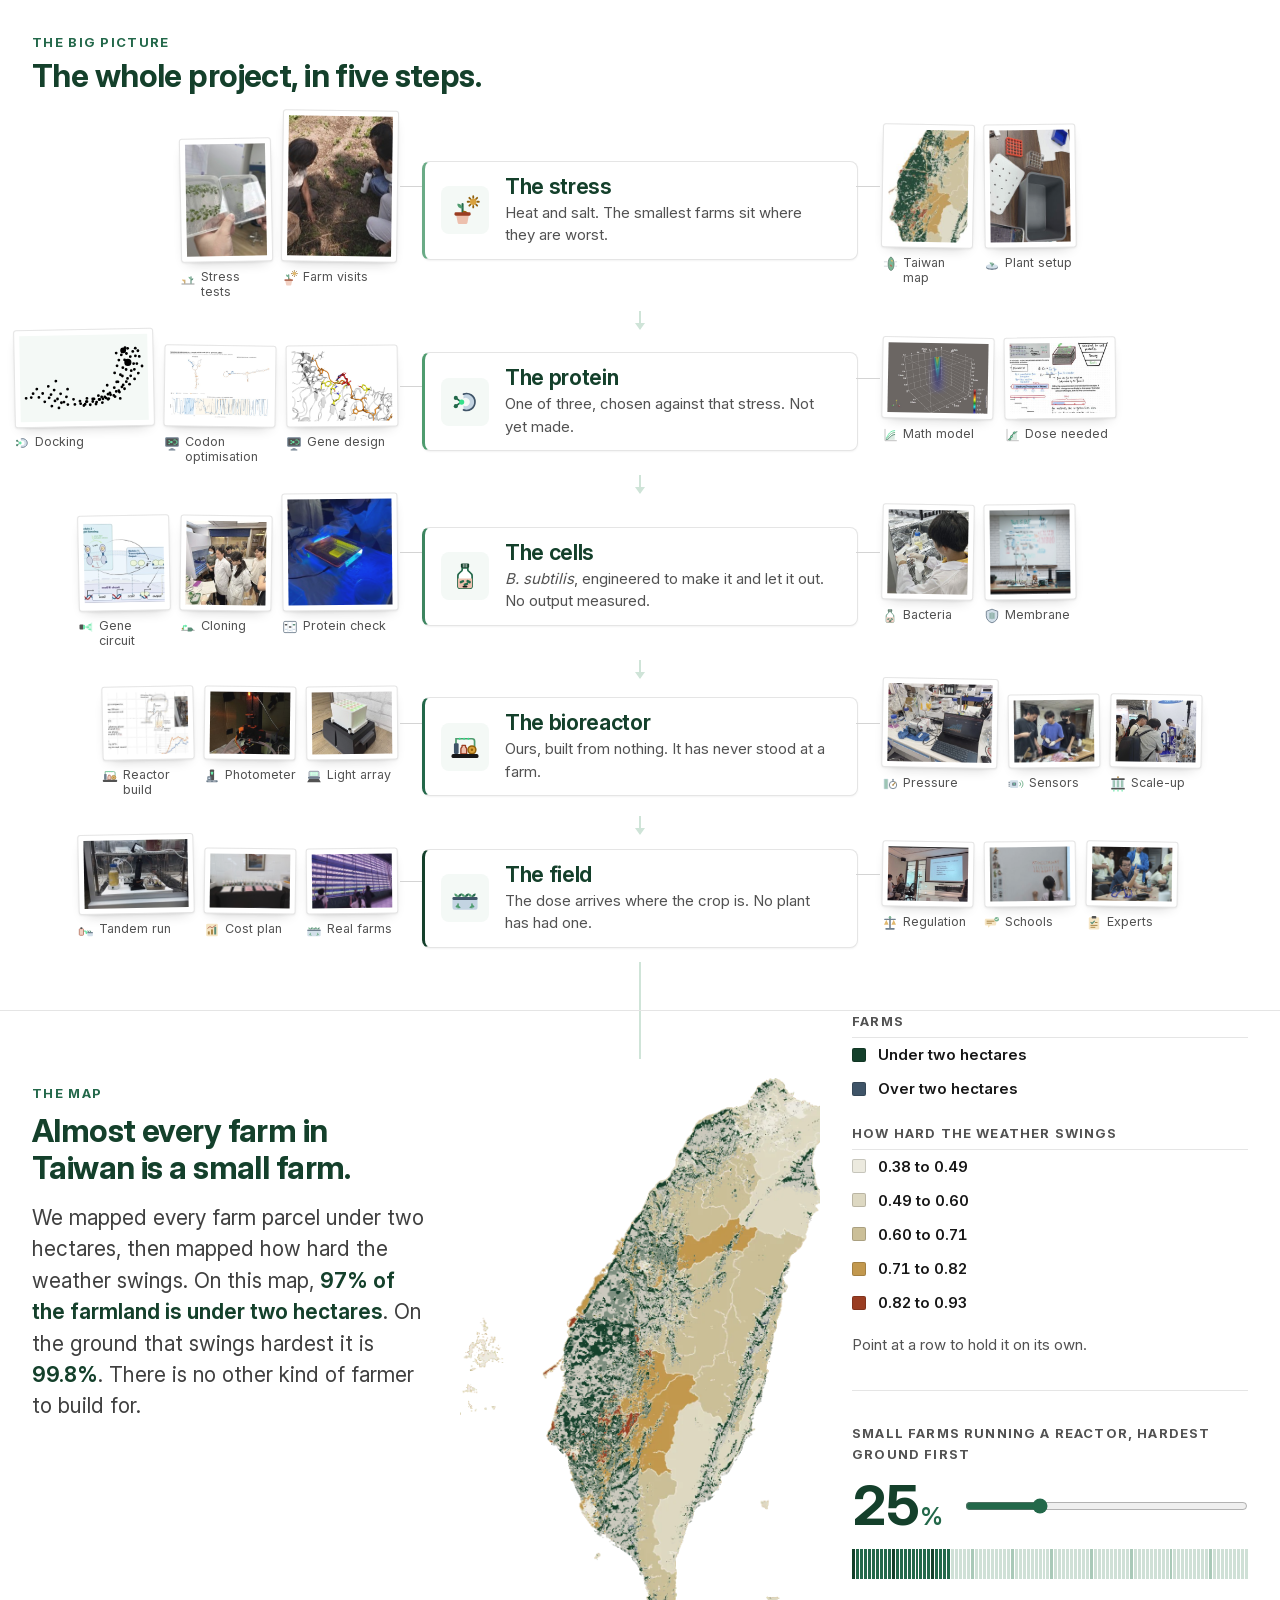
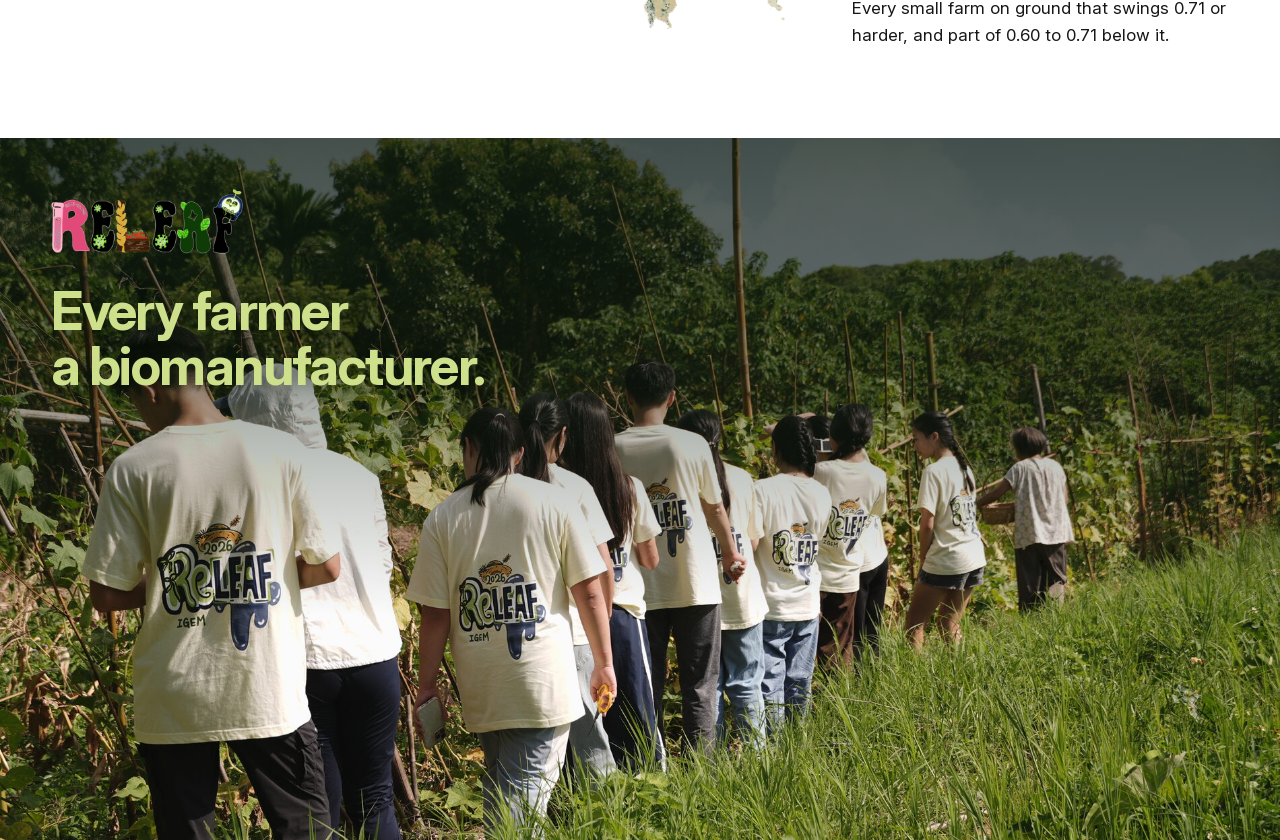
<file: bigpicture/index.html>
<!DOCTYPE html>
<html lang="en">
<head>
  <meta charset="utf-8" />
  <meta name="viewport" content="width=device-width, initial-scale=1" />
  <title>The big picture &middot; V2 &middot; ReLeaf &middot; GEMS Taiwan, iGEM 2026</title>
  <meta name="description" content="Five things the system does, the work that feeds each one, and one week on one plot at the end." />
  <meta name="robots" content="noindex" />
  <link rel="stylesheet" href="assets/css/tokens.css" />
  <link rel="stylesheet" href="assets/css/big-picture-v2.css" />
  <style>
    /* Standalone shell only. The wiki supplies all of this through page.css and
       home.css, so everything in this block is deleted at merge. */
    html, body { overflow-x: clip; }
    body { margin: 0; font-family: var(--font-body); font-size: var(--text-base);
           line-height: 1.68; color: var(--black); background: var(--white);
           -webkit-font-smoothing: antialiased; }
    *, *::before, *::after { box-sizing: border-box; }
    a { color: var(--leaf-700); }
    .band { padding: var(--sp-8) 0; }
    .band__inner { max-width: var(--max); margin: 0 auto; padding: 0 var(--sp-5); }
    @media (min-width: 640px) { .band__inner { padding: 0 var(--sp-6); } }
    h2.band__title { margin: 0 0 var(--sp-5); font-family: var(--font-display);
                     font-size: var(--text-h2); font-weight: 700; line-height: 1.14;
                     letter-spacing: -.018em; color: var(--leaf-900); max-width: 26ch; }
    .shell { border-bottom: 1px solid var(--gray-200); background: var(--gray-50);
             padding: 8px var(--sp-5); font-size: var(--text-xs); color: var(--gray-500); }
    .shell b { color: var(--black); }
  </style>
</head>
<body>

<!-- Standalone development shell. Delete this element when merging. -->
<!-- standalone strip removed: this build is embedded in the 0828 update page -->

<!-- =============================================================================
     THE BIG PICTURE, V2.

     Reads assets/css/big-picture-v2.css. Three rules govern every change:

       1. FIVE VERBS, RUNNING DOWN. Each node is something the system does, not
          a piece of kit, so a piece of work hangs off whichever node it serves.
          The work enters the trunk from both sides. The map is the bridge out
          of the trunk, because one run says the line works once and the map
          says how much land is like this. If a future edit turns a node back
          into an object, the figure has stopped making its argument.
       2. NOTHING OPENS, and nothing is hidden. Pointing at a piece lights the
          run it belongs to and marks, in amber, the pieces it talks to
          elsewhere. That quieter web is what data-with is for.
       3. EVERY LIMIT SITS IN THE SAME SENTENCE AS THE CLAIM IT LIMITS, at the
          same size. Where a number is not on record the page carries a slot
          that says so and says what would fill it. Do not fill a slot with a
          guess, and do not delete one to tidy the page up.
     ========================================================================== -->

<section class="band bpv2" id="bigpicture" aria-labelledby="bpv2-title">
  <div class="band__inner">
    <svg class="sprite" aria-hidden="true" focusable="false"><defs>
    
      <!-- ═══ the line · six steps ═══════════════════════════════════════════ -->
    
      <!-- 1  a stressed field. Terracotta pot, one leaf still green and one
             going over, under the sun that is doing it.                        -->
      <symbol id="i-field" viewBox="0 0 32 32">
        <circle cx="24.8" cy="7.2" r="3.5" fill="var(--i-a5)"/>
        <g stroke="var(--i-a7)" stroke-width="1.9" stroke-linecap="round">
          <path d="M24.8 1.2v1.6M24.8 11.6v1.6M30.8 7.2h-1.6M20.4 7.2h-1.6M29 3l-1.1 1.1M21.7 10.3l-1.1 1.1M29 11.4l-1.1-1.1M21.7 4.1l-1.1-1.1"/>
        </g>
        <path d="M13.4 20.4V9.6" stroke="var(--i-g7)" stroke-width="2.2" stroke-linecap="round"/>
        <path d="M13.4 14.4c-3.7 0-5.6-2-5.6-5.2 3.4 0 5.6 1.9 5.6 5.2z" fill="var(--i-g5)"/>
        <path d="M13.4 17c3-.7 5.4.7 6.5 3.7-3 .8-5.5-.4-6.5-3.7z" fill="var(--i-a7)"/>
        <path d="M6.6 21.4h13.6l-1.6 8.2a1.6 1.6 0 0 1-1.6 1.3H9.8a1.6 1.6 0 0 1-1.6-1.3z" fill="var(--i-r3)"/>
        <rect x="4.8" y="18.4" width="17.2" height="3.6" rx="1.4" fill="var(--i-r7)"/>
      </symbol>
    
      <!-- 2  the call. The AIoT board, its chip lit, talking to the forecast.  -->
      <symbol id="i-board" viewBox="0 0 32 32">
        <g stroke="var(--i-s7)" stroke-width="2" stroke-linecap="round">
          <path d="M4.4 12.6H1.8M4.4 16.4H1.8M4.4 20.2H1.8"/>
        </g>
        <rect x="4" y="8.6" width="16.4" height="15.2" rx="2.4" fill="var(--i-s2)"/>
        <rect x="8.2" y="12.8" width="8" height="6.8" rx="1.4" fill="var(--i-s7)"/>
        <circle cx="12.2" cy="16.2" r="1.5" fill="var(--i-lt)"/>
        <g fill="none" stroke="var(--i-g5)" stroke-width="2" stroke-linecap="round">
          <path d="M23.8 12.6a4.8 4.8 0 0 1 0 7.2"/>
          <path d="M27.2 9.4a9 9 0 0 1 0 13.6"/>
        </g>
      </symbol>
    
      <!-- 3  green light. The LED can and its cone, at 520 nm.                 -->
      <symbol id="i-led" viewBox="0 0 32 32">
        <path d="M12.6 16.2 28.4 6.4v19.6z" fill="var(--i-lt)" opacity=".34"/>
        <g stroke="var(--i-lt)" stroke-width="2.2" stroke-linecap="round">
          <path d="M17.6 16.2h3.6M22 11.8h3.4M22 20.6h3.4"/>
        </g>
        <rect x="3" y="11.2" width="8.4" height="10" rx="2" fill="var(--i-k)"/>
        <ellipse cx="12.2" cy="16.2" rx="2.2" ry="4.6" fill="var(--i-lt)"/>
      </symbol>
    
      <!-- 4  protein made. The culture carboy: ribbed cap, pink medium, rods
             and the stir bar on the floor of it.                               -->
      <symbol id="i-culture" viewBox="0 0 32 32">
        <path d="M13 7.4v2.2c0 1.7-4.6 2.7-4.6 6.2v11a2.2 2.2 0 0 0 2.2 2.2h10.8a2.2 2.2 0 0 0 2.2-2.2v-11c0-3.5-4.6-4.5-4.6-6.2V7.4z" fill="var(--i-p)" stroke="var(--i-g7)" stroke-width="1.8" stroke-linejoin="round"/>
        <path d="M8.4 18.6h15.2v8.2a2.2 2.2 0 0 1-2.2 2.2H10.6a2.2 2.2 0 0 1-2.2-2.2z" fill="var(--i-r3)"/>
        <g stroke="var(--i-g7)" stroke-width="2.6" stroke-linecap="round">
          <path d="M11.6 22.6 13.8 21.6M15.8 25.2 18.2 24.4M18.8 21.4 21 22.6"/>
        </g>
        <rect x="13.4" y="26.4" width="5.2" height="1.8" rx=".9" fill="var(--i-k)"/>
        <rect x="11.6" y="2.6" width="8.8" height="4.8" rx="1.2" fill="var(--i-g9)"/>
        <g stroke="var(--i-p)" stroke-width="1" stroke-linecap="round" opacity=".65">
          <path d="M14.2 3.6v2.8M16 3.6v2.8M17.8 3.6v2.8"/>
        </g>
      </symbol>
    
      <!-- 5  the handover. The hollow fibre cartridge, both side ports on.     -->
      <symbol id="i-cartridge" viewBox="0 0 32 32">
        <g stroke="var(--i-s7)" stroke-width="2.6" stroke-linecap="round">
          <path d="M11.4 10.6H7.4M20.6 21.4h4"/>
        </g>
        <rect x="11.2" y="6" width="9.6" height="20" fill="var(--i-s2)"/>
        <g stroke="var(--i-g5)" stroke-width="1.5" stroke-linecap="round">
          <path d="M13.6 6.6v18.8M16 6.6v18.8M18.4 6.6v18.8"/>
        </g>
        <rect x="9.6" y="2.4" width="12.8" height="4" rx="1.2" fill="var(--i-k)"/>
        <rect x="9.6" y="25.6" width="12.8" height="4" rx="1.2" fill="var(--i-k)"/>
        <circle cx="6.6" cy="10.6" r="1.8" fill="var(--i-lt)"/>
      </symbol>
    
      <!-- 6  into the crop. The hydroponic tray, net pots on the rim and roots
             in the water underneath.                                           -->
      <symbol id="i-tray" viewBox="0 0 32 32">
        <path d="M2.6 16.6h26.8v9.6a2.4 2.4 0 0 1-2.4 2.4H5a2.4 2.4 0 0 1-2.4-2.4z" fill="var(--i-s2)"/>
        <g stroke="var(--i-g5)" stroke-width="1.6" stroke-linecap="round">
          <path d="M8.6 22.4v4M8.6 23.4l-1.8 1.8M8.6 24.6l1.8 1.6M23.4 22.4v4M23.4 23.4l1.8 1.8M23.4 24.6l-1.8 1.6"/>
        </g>
        <rect x="2.6" y="15" width="26.8" height="3" rx="1.2" fill="var(--i-s7)"/>
        <g fill="var(--i-g5)">
          <path d="M8.6 15c-2.6 0-4-1.4-4-3.8 2.4 0 4 1.3 4 3.8z"/>
          <path d="M16 15c-2.6 0-4-1.4-4-3.8 2.4 0 4 1.3 4 3.8z"/>
          <path d="M23.4 15c-2.6 0-4-1.4-4-3.8 2.4 0 4 1.3 4 3.8z"/>
        </g>
        <g fill="var(--i-g7)">
          <path d="M8.6 15c2.6 0 4-1.4 4-3.8-2.4 0-4 1.3-4 3.8z"/>
          <path d="M16 15c2.6 0 4-1.4 4-3.8-2.4 0-4 1.3-4 3.8z"/>
          <path d="M23.4 15c2.6 0 4-1.4 4-3.8-2.4 0-4 1.3-4 3.8z"/>
        </g>
      </symbol>
    
      <!-- ═══ what we made ═══════════════════════════════════════════════════ -->
    
      <!-- the model: a swept family of predictions, not one measured curve     -->
      <symbol id="i-model" viewBox="0 0 32 32">
        <path d="M8.4 25.6C15.6 25.6 15 15.6 25.4 15V25.6z" fill="var(--i-g2)"/>
        <g fill="none" stroke-linecap="round">
          <path d="M8.4 22C11.8 22 11.4 7.8 25.4 7.2" stroke="var(--i-lt)" stroke-width="2"/>
          <path d="M8.4 23.8C13.8 23.8 13.2 11.6 25.4 11" stroke="var(--i-g5)" stroke-width="2"/>
          <path d="M8.4 25.6C15.6 25.6 15 15.6 25.4 15" stroke="var(--i-g7)" stroke-width="2"/>
          <path d="M6 4.6v22.8h22.8" stroke="var(--i-n)" stroke-width="1.8"/>
        </g>
      </symbol>
    
      <!-- the circuit: the promoter, and the coding block it drives            -->
      <symbol id="i-construct" viewBox="0 0 32 32">
        <rect x="2.4" y="21.4" width="27.2" height="2.4" rx="1.2" fill="var(--i-n)"/>
        <path d="M7 21.4v-7.6h5.4" fill="none" stroke="var(--i-lt)" stroke-width="2.4" stroke-linecap="round" stroke-linejoin="round"/>
        <path d="M10.4 10.8 14.6 13.8l-4.2 3z" fill="var(--i-lt)"/>
        <path d="M15.4 17.2h7.4l4 4-4 4h-7.4z" fill="var(--i-g7)"/>
        <rect x="3.6" y="17.6" width="3.2" height="3.2" rx="1" fill="var(--i-a7)"/>
      </symbol>
    
      <!-- the light array: DIOPAL, sloped housing under its well block         -->
      <symbol id="i-diopal" viewBox="0 0 32 32">
        <path d="M2.4 28.4 6.6 21h18.8l4.2 7.4z" fill="var(--i-k)"/>
        <rect x="4" y="16.8" width="24" height="4.6" rx="1.4" fill="var(--i-s7)"/>
        <rect x="6.2" y="6.6" width="19.6" height="10.2" rx="1.6" fill="var(--i-p)" stroke="var(--i-s7)" stroke-width="1.6"/>
        <g fill="var(--i-lt)">
          <circle cx="9.8" cy="9.8" r="1.35"/><circle cx="14" cy="9.8" r="1.35"/><circle cx="18" cy="9.8" r="1.35"/><circle cx="22.2" cy="9.8" r="1.35"/>
          <circle cx="9.8" cy="13.8" r="1.35"/><circle cx="14" cy="13.8" r="1.35"/><circle cx="18" cy="13.8" r="1.35"/><circle cx="22.2" cy="13.8" r="1.35"/>
        </g>
      </symbol>
    
      <!-- the molecule: the docking pose, ligand at the mouth of the cleft     -->
      <symbol id="i-peptide" viewBox="0 0 32 32">
        <path d="M14.4 7.6a9 9 0 1 1 0 16.8v-4.6a4.4 4.4 0 1 0 0-7.6z" fill="var(--i-s2)"/>
        <path d="M14.4 7.6a9 9 0 1 1 0 16.8" fill="none" stroke="var(--i-s7)" stroke-width="1.8" stroke-linecap="round"/>
        <g stroke="var(--i-g7)" stroke-width="1.8" stroke-linecap="round">
          <path d="M7.6 12.6 11 15.4M7.6 19.4 11 16.6"/>
        </g>
        <circle cx="12.4" cy="16" r="2.8" fill="var(--i-lt)"/>
        <circle cx="6.2" cy="11.6" r="2.2" fill="var(--i-g7)"/>
        <circle cx="6.2" cy="20.4" r="2.2" fill="var(--i-g7)"/>
      </symbol>
    
      <!-- the reactor: base plate, cartridge column, carboy, pump head, and the
           tubing loop with its LED strip over the top                          -->
      <symbol id="i-reactor" viewBox="0 0 32 32">
        <path d="M6.4 12.6V7.2h17.2a2.6 2.6 0 0 1 2.6 2.6v6.4" fill="none" stroke="var(--i-g5)" stroke-width="1.8" stroke-linecap="round"/>
        <g fill="var(--i-lt)">
          <circle cx="10.4" cy="7.2" r="1.1"/><circle cx="15" cy="7.2" r="1.1"/><circle cx="19.6" cy="7.2" r="1.1"/>
        </g>
        <rect x="4.2" y="12" width="5" height="11.4" rx="1.2" fill="var(--i-s7)"/>
        <path d="M11.6 23.4v-5.2c0-1.4 1.3-1.8 1.3-2.8v-1.2h3.6v1.2c0 1 1.3 1.4 1.3 2.8v5.2z" fill="var(--i-r3)" stroke="var(--i-r7)" stroke-width="1.4" stroke-linejoin="round"/>
        <circle cx="23.4" cy="19" r="4.2" fill="var(--i-a5)" stroke="var(--i-a7)" stroke-width="1.6"/>
        <circle cx="23.4" cy="19" r="1.3" fill="var(--i-a7)"/>
        <rect x="1.6" y="23.4" width="28.8" height="4.4" rx="1.8" fill="var(--i-k)"/>
      </symbol>
    
      <!-- ═══ how we know ════════════════════════════════════════════════════ -->
    
      <!-- stress baselines: a plate with a seedling on it                      -->
      <symbol id="i-dish" viewBox="0 0 32 32">
        <path d="M4.2 20.6h23.6v2.6c0 2.6-5.3 4.6-11.8 4.6S4.2 25.8 4.2 23.2z" fill="var(--i-s7)"/>
        <ellipse cx="16" cy="20.6" rx="11.8" ry="4.6" fill="var(--i-s2)"/>
        <path d="M16 20.4v-6.6" stroke="var(--i-g7)" stroke-width="2" stroke-linecap="round"/>
        <path d="M16 17c-3.1 0-4.7-1.7-4.7-4.6 2.9 0 4.7 1.6 4.7 4.6z" fill="var(--i-g5)"/>
        <path d="M16 18.8c2.8 0 4.3-1.5 4.3-4.2-2.6 0-4.3 1.5-4.3 4.2z" fill="var(--i-g7)"/>
      </symbol>
    
      <!-- dose response: the curve this run would produce, with its points     -->
      <symbol id="i-curve" viewBox="0 0 32 32">
        <path d="M8.4 25.4C15 25.4 14.2 10.4 26 9.6v15.8z" fill="var(--i-g2)"/>
        <path d="M8.4 25.4C15 25.4 14.2 10.4 26 9.6" fill="none" stroke="var(--i-g7)" stroke-width="2.2" stroke-linecap="round"/>
        <path d="M6 4.6v22.8h22.8" fill="none" stroke="var(--i-n)" stroke-width="1.8" stroke-linecap="round"/>
        <g fill="var(--i-lt)" stroke="var(--i-g9)" stroke-width="1.2">
          <circle cx="11.8" cy="24.4" r="2"/><circle cx="15" cy="19" r="2"/><circle cx="20.6" cy="11.6" r="2"/>
        </g>
      </symbol>
    
      <!-- the photometer: the tower on its open foot, light path lit           -->
      <symbol id="i-photometer" viewBox="0 0 32 32">
        <rect x="11.8" y="2.8" width="8.4" height="21.6" rx="1.6" fill="var(--i-k)"/>
        <rect x="13.8" y="7.6" width="4.4" height="5.6" rx="1" fill="var(--i-lt)"/>
        <rect x="6.6" y="16.4" width="8" height="8" rx="1.6" fill="var(--i-s7)"/>
        <rect x="8.6" y="19" width="3.6" height="2.8" rx=".8" fill="var(--i-s2)"/>
        <rect x="4.6" y="24.4" width="22.8" height="4" rx="1.6" fill="var(--i-s7)"/>
        <g stroke="var(--i-p)" stroke-width="1.6" stroke-linecap="round" opacity=".55">
          <path d="M9.4 26.4h4M18.6 26.4h4"/>
        </g>
      </symbol>
    
      <!-- expression: the blot, three lanes, the bands that would be on it     -->
      <symbol id="i-blot" viewBox="0 0 32 32">
        <rect x="3.4" y="4.8" width="25.2" height="22.4" rx="2.2" fill="var(--i-p)" stroke="var(--i-s7)" stroke-width="1.8"/>
        <g stroke="var(--i-s2)" stroke-width="1.4">
          <path d="M11.8 5.6v20.8M20.2 5.6v20.8"/>
        </g>
        <g fill="var(--i-k)">
          <rect x="5.4" y="10.2" width="5.4" height="3" rx="1.5"/>
          <rect x="13.6" y="14.4" width="5.4" height="3" rx="1.5"/>
        </g>
        <rect x="21.4" y="10.2" width="5.4" height="3" rx="1.5" fill="var(--i-g7)"/>
        <g fill="var(--i-s2)">
          <rect x="5.4" y="19.6" width="5.4" height="2.4" rx="1.2"/>
          <rect x="13.6" y="21.6" width="5.4" height="2.4" rx="1.2"/>
          <rect x="21.4" y="19.6" width="5.4" height="2.4" rx="1.2"/>
        </g>
      </symbol>
    
      <!-- the harvest: the cartridge again, and the pressure it runs at        -->
      <symbol id="i-gauge" viewBox="0 0 32 32">
        <rect x="3.4" y="5.4" width="9.2" height="21.2" rx="1.6" fill="var(--i-s2)"/>
        <g stroke="var(--i-g5)" stroke-width="1.5" stroke-linecap="round">
          <path d="M6 7.4v17.2M8 7.4v17.2M10 7.4v17.2"/>
        </g>
        <circle cx="22" cy="18" r="7.4" fill="var(--i-p)" stroke="var(--i-s7)" stroke-width="1.8"/>
        <path d="M22 18 26 13.4" stroke="var(--i-a7)" stroke-width="2.2" stroke-linecap="round"/>
        <circle cx="22" cy="18" r="1.6" fill="var(--i-a7)"/>
        <path d="M22 9.4V6.6" stroke="var(--i-s7)" stroke-width="2.2" stroke-linecap="round"/>
      </symbol>
    
      <!-- rescue assays: the one that got it, and the one that did not         -->
      <symbol id="i-rescue" viewBox="0 0 32 32">
        <rect x="2.6" y="26.4" width="26.8" height="3" rx="1.4" fill="var(--i-n)"/>
        <path d="M9.6 26.4v-6.2" stroke="var(--i-a7)" stroke-width="2" stroke-linecap="round"/>
        <path d="M9.6 22.4c-3.1 1-5-.1-5.6-3.2 3-.8 5 .3 5.6 3.2z" fill="var(--i-a5)"/>
        <path d="M22 26.4V13.6" stroke="var(--i-g7)" stroke-width="2.2" stroke-linecap="round"/>
        <path d="M22 18.4c-3.2 0-4.9-1.8-4.9-4.9 3 0 4.9 1.7 4.9 4.9z" fill="var(--i-g5)"/>
        <path d="M22 21c3 0 4.6-1.6 4.6-4.4-2.8 0-4.6 1.6-4.6 4.4z" fill="var(--i-g7)"/>
      </symbol>
    
      <!-- the tandem run: the carboy piped straight into the tray              -->
      <symbol id="i-tandem" viewBox="0 0 32 32">
        <path d="M11 18.4h3.6a2.2 2.2 0 0 1 2.2 2.2v1.8" fill="none" stroke="var(--i-lt)" stroke-width="2.4" stroke-linecap="round" stroke-linejoin="round"/>
        <path d="M13.8 21 17 24.6l3.2-3.6z" fill="var(--i-lt)"/>
        <rect x="2.6" y="13.4" width="8.4" height="13.2" rx="1.8" fill="var(--i-r3)" stroke="var(--i-r7)" stroke-width="1.6"/>
        <rect x="4.8" y="10.6" width="4" height="3.2" rx="1" fill="var(--i-k)"/>
        <path d="M18.6 21.4h11.2v5.2a2 2 0 0 1-2 2h-7.2a2 2 0 0 1-2-2z" fill="var(--i-s2)"/>
        <rect x="18.6" y="20" width="11.2" height="2.6" rx="1" fill="var(--i-s7)"/>
        <g fill="var(--i-g7)">
          <path d="M22 20c-2.2 0-3.4-1.2-3.4-3.2 2 0 3.4 1.1 3.4 3.2z"/>
          <path d="M26.4 20c-2.2 0-3.4-1.2-3.4-3.2 2 0 3.4 1.1 3.4 3.2z"/>
        </g>
      </symbol>
    
      <!-- the map: the layers themselves, stacked, with one site marked        -->
      <symbol id="i-map" viewBox="0 0 32 32">
        <path d="M16 19.8 3.4 25.4 16 31l12.6-5.6z" fill="var(--i-s2)"/>
        <path d="M16 12.6 3.4 18.2 16 23.8l12.6-5.6z" fill="var(--i-a5)"/>
        <path d="M16 5.4 3.4 11l12.6 5.6L28.6 11z" fill="var(--i-g5)"/>
        <path d="M16 5.4 3.4 11l12.6 5.6L28.6 11z" fill="none" stroke="var(--i-g9)" stroke-width="1.4" stroke-linejoin="round"/>
        <circle cx="16" cy="11" r="2.4" fill="var(--i-r7)"/>
      </symbol>
    
      <!-- the farmers: the change log, not the attendance record               -->
      <symbol id="i-log" viewBox="0 0 32 32">
        <rect x="5.6" y="4.6" width="20.8" height="24.4" rx="2.6" fill="var(--i-a2)"/>
        <rect x="11.4" y="2" width="9.2" height="5.2" rx="1.8" fill="var(--i-k)"/>
        <path d="m9.8 14.6 2.4 2.4 4.6-4.8" fill="none" stroke="var(--i-g7)" stroke-width="2.4" stroke-linecap="round" stroke-linejoin="round"/>
        <g stroke="var(--i-a7)" stroke-width="2" stroke-linecap="round">
          <path d="M18.6 15h3.6M9.8 20.8h12.4M9.8 24.6h8"/>
        </g>
      </symbol>
    
      <!-- design and docking: the in-silico half, on the screen it happens on   -->
      <symbol id="i-insilico" viewBox="0 0 32 32">
        <rect x="2.4" y="4.6" width="27.2" height="19" rx="2.6" fill="var(--i-s7)"/>
        <rect x="4.8" y="7" width="22.4" height="14.2" rx="1.4" fill="var(--i-k)"/>
        <path d="M13.2 26.6h5.6l.8 2.4h-7.2z" fill="var(--i-s7)"/>
        <rect x="9.2" y="28.6" width="13.6" height="2.6" rx="1.3" fill="var(--i-s7)"/>
        <path d="M19.6 10a4.6 4.6 0 1 1 0 8.4" fill="none" stroke="var(--i-lt)" stroke-width="1.8" stroke-linecap="round"/>
        <g stroke="var(--i-lt)" stroke-width="1.4" stroke-linecap="round">
          <path d="M11.4 12.2 13.6 13.6M11.4 16.2 13.6 14.8"/>
        </g>
        <g fill="var(--i-lt)">
          <circle cx="15.2" cy="14.2" r="2.1"/>
          <circle cx="10.2" cy="11.4" r="1.5"/><circle cx="10.2" cy="17" r="1.5"/>
        </g>
      </symbol>
    
      <!-- containment: the membrane read as the safety layer it also is         -->
      <symbol id="i-shield" viewBox="0 0 32 32">
        <path d="M16 2.4 27.4 6.6v9.2c0 6.8-4.7 11.8-11.4 13.8C9.3 27.6 4.6 22.6 4.6 15.8V6.6z" fill="var(--i-s2)"/>
        <path d="M16 2.4 27.4 6.6v9.2c0 6.8-4.7 11.8-11.4 13.8C9.3 27.6 4.6 22.6 4.6 15.8V6.6z" fill="none" stroke="var(--i-s7)" stroke-width="1.8" stroke-linejoin="round"/>
        <g stroke="var(--i-g7)" stroke-width="1.7" stroke-linecap="round">
          <path d="M12.2 10.4v10.4M16 9.6v12M19.8 10.4v10.4"/>
        </g>
      </symbol>
    
      <!-- the map: Taiwan, with the layers that matter laid over it. An earlier
           pass drew this as an abstract layer stack because a coastline at twenty
           pixels reads as a leaf. At the size the transition node gives it, the
           island itself is the better glyph.                                     -->
      <symbol id="i-taiwan" viewBox="0 0 32 32">
        <path d="M19.4 2.8c2.5 2.3 4 6 4.5 10.1.6 5-.1 9.8-2.1 13.1-1.3 2.3-3.1 3.3-4.8 2.7-2-.7-3.4-3.5-4.2-7.5-.9-4.8-.6-10.2.9-14.3 1.2-3.2 3.7-5.9 5.7-4.1z" fill="var(--i-g5)"/>
        <path d="M17.4 7.6c2.3-.6 4 .8 4.6 3.6-2.3.7-4-.6-4.6-3.6z" fill="var(--i-a5)"/>
        <path d="M15.2 17c2.7-.8 4.8.8 5.6 4-2.8.9-4.9-.5-5.6-4z" fill="var(--i-r7)"/>
        <path d="M19.4 2.8c2.5 2.3 4 6 4.5 10.1.6 5-.1 9.8-2.1 13.1-1.3 2.3-3.1 3.3-4.8 2.7-2-.7-3.4-3.5-4.2-7.5-.9-4.8-.6-10.2.9-14.3 1.2-3.2 3.7-5.9 5.7-4.1z" fill="none" stroke="var(--i-g9)" stroke-width="1.4" stroke-linejoin="round"/>
        <g stroke="var(--i-s7)" stroke-width="1.2" stroke-linecap="round" opacity=".5">
          <path d="M4.6 11.6h5.2M4.6 20.4h6.4M26.6 11.6h2.8M27.4 20.4h2"/>
        </g>
      </symbol>
    
      <!-- outreach: what leaves the room, and who it reaches                     -->
      <symbol id="i-outreach" viewBox="0 0 32 32">
        <path d="M4 7.6h18a2.4 2.4 0 0 1 2.4 2.4v8.6a2.4 2.4 0 0 1-2.4 2.4h-8.8L8 25.4v-4.4H4a2.4 2.4 0 0 1-2.4-2.4V10A2.4 2.4 0 0 1 4 7.6z" fill="var(--i-a2)"/>
        <g stroke="var(--i-a7)" stroke-width="2" stroke-linecap="round">
          <path d="M6 12.4h14M6 16.4h9"/>
        </g>
        <circle cx="25.4" cy="8.6" r="4.6" fill="var(--i-g5)"/>
        <path d="m23.4 8.6 1.4 1.4 2.6-2.8" fill="none" stroke="var(--i-p)" stroke-width="1.8" stroke-linecap="round" stroke-linejoin="round"/>
      </symbol>
    
      <!-- the business plan: what a cooperative would actually pay              -->
      <symbol id="i-plan" viewBox="0 0 32 32">
        <rect x="4.4" y="3.6" width="23.2" height="24.8" rx="2.6" fill="var(--i-a2)"/>
        <rect x="7.6" y="18.6" width="4" height="6.4" rx="1.2" fill="var(--i-a7)"/>
        <rect x="14" y="14.4" width="4" height="10.6" rx="1.2" fill="var(--i-a7)"/>
        <rect x="20.4" y="9.6" width="4" height="15.4" rx="1.2" fill="var(--i-g7)"/>
        <path d="M7.6 12.4 12 9.2l4.4 2.4 6.6-4.8" fill="none" stroke="var(--i-r7)" stroke-width="1.8" stroke-linecap="round" stroke-linejoin="round"/>
      </symbol>
    
      <!-- regulation: the envelope the business has to fit inside              -->
      <symbol id="i-law" viewBox="0 0 32 32">
        <rect x="14.4" y="4.6" width="3.2" height="22.6" rx="1.4" fill="var(--i-s7)"/>
        <rect x="6.6" y="26" width="18.8" height="3.4" rx="1.6" fill="var(--i-s7)"/>
        <path d="M5.4 8.6h21.2" stroke="var(--i-s7)" stroke-width="2.4" stroke-linecap="round"/>
        <path d="M8.6 9.6 4 19.4h9.2z" fill="var(--i-a5)"/>
        <path d="M23.4 9.6 18.8 19.4H28z" fill="var(--i-a5)"/>
        <circle cx="16" cy="4.6" r="2.4" fill="var(--i-g5)"/>
      </symbol>
    

      <!-- ═══ new in V2 ══════════════════════════════════════════════════════
           Two glyphs V1 had no use for, drawn in the same voice and from the
           same hardware: the cartridge with its black end caps, its slate body
           and its green fibres.                                               -->

      <!-- 05  do it again. The module in the middle, the cassette block seated
             in it in amber, and the loop that says the machine comes back      -->
      <symbol id="i-again" viewBox="0 0 32 32">
        <g fill="none" stroke="var(--i-g5)" stroke-width="2.2" stroke-linecap="round">
          <path d="M16 4A12 12 0 0 1 28 16"/>
          <path d="M16 28A12 12 0 0 1 4 16"/>
        </g>
        <path d="M28 20.4 25.2 15h5.6z" fill="var(--i-g7)"/>
        <path d="M4 11.6 6.8 17H1.2z" fill="var(--i-g7)"/>
        <rect x="11.4" y="10.4" width="9.2" height="11.2" fill="var(--i-s2)"/>
        <g stroke="var(--i-g5)" stroke-width="1.3" stroke-linecap="round">
          <path d="M13.6 11.2v9.6M16 11.2v9.6M18.4 11.2v9.6"/>
        </g>
        <rect x="10.2" y="7.4" width="11.6" height="3.2" rx="1.1" fill="var(--i-k)"/>
        <rect x="10.2" y="21.4" width="11.6" height="3.2" rx="1.1" fill="var(--i-k)"/>
        <rect x="13.2" y="13.4" width="5.6" height="5.2" rx="1.2" fill="var(--i-a7)"/>
      </symbol>

      <!-- scale-out. The same module three times on one manifold, because on
             the model that is what scaling is: more of the same, not a bigger
             one. Same green permeate leaving each                              -->
      <symbol id="i-scaleout" viewBox="0 0 32 32">
        <circle cx="16" cy="2.4" r="1.8" fill="var(--i-a7)"/>
        <rect x="2.4" y="4.4" width="27.2" height="3.6" rx="1.4" fill="var(--i-k)"/>
        <rect x="2.4" y="23.6" width="27.2" height="3.6" rx="1.4" fill="var(--i-k)"/>
        <g fill="var(--i-s2)">
          <rect x="4.8" y="8" width="6" height="15.6"/>
          <rect x="13" y="8" width="6" height="15.6"/>
          <rect x="21.2" y="8" width="6" height="15.6"/>
        </g>
        <g stroke="var(--i-g5)" stroke-width="1.3" stroke-linecap="round">
          <path d="M6.6 9.4v12.8M9 9.4v12.8M14.8 9.4v12.8M17.2 9.4v12.8M23 9.4v12.8M25.4 9.4v12.8"/>
        </g>
        <g stroke="var(--i-lt)" stroke-width="2.2" stroke-linecap="round">
          <path d="M7.8 27.6v2.6M16 27.6v2.6M24.2 27.6v2.6"/>
        </g>
      </symbol>

    </defs></svg>

    <p class="bpv2__kicker">The big picture</p>
    <h2 class="band__title" id="bpv2-title">The whole project, in five steps.</h2>

    <div class="spine" id="spine" role="group" aria-label="The ReLeaf project as five steps, with the work that feeds each one">
      <div class="chain">
        <div class="node" data-node="1">
          <div class="strip strip--l">
            <div class="task" id="t-baselines" tabindex="0" data-at="1" data-with="t-model t-tandem">
              <figure class="task__shot"><img src="assets/img/baselines.jpg" width="340" height="260"
                   decoding="async" alt="Two Arabidopsis agar boxes held up to the light in our lab, 5 July 2026." /></figure>
              <span class="task__label"><span class="task__mark"><svg class="ico" viewBox="0 0 32 32" aria-hidden="true"><use href="#i-rescue"/></svg></span><span class="task__name">Stress tests</span></span>
            </div>
            <div class="task" data-lead id="t-farmers" tabindex="0" data-at="1" data-with="t-experts t-realfarms">
              <figure class="task__shot"><img src="assets/img/farmers.jpg" width="340" height="260"
                   decoding="async" alt="陳惠雯 on her knees in her plot, showing two of us the soil, 21 July 2026." /></figure>
              <span class="task__label"><span class="task__mark"><svg class="ico" viewBox="0 0 32 32" aria-hidden="true"><use href="#i-field"/></svg></span><span class="task__name">Farm visits</span></span>
            </div>
          </div>
          <div class="node__core" tabindex="0">
            <span class="well"><svg class="ico" viewBox="0 0 32 32" aria-hidden="true"><use href="#i-field"/></svg></span>
            <span>
              <span class="node__name">The stress</span>
              <span class="node__note">Heat and salt. The smallest farms sit where they are worst.</span>
            </span>
          </div>
          <div class="strip strip--r">
            <div class="task" id="t-map" tabindex="0" data-at="1" data-with="t-cost t-model">
              <figure class="task__shot"><img src="assets/img/map.jpg" width="340" height="260"
                   decoding="async" alt="Our QGIS layer: small farm parcels over the climate volatility index, west coast." /></figure>
              <span class="task__label"><span class="task__mark"><svg class="ico" viewBox="0 0 32 32" aria-hidden="true"><use href="#i-taiwan"/></svg></span><span class="task__name">Taiwan map</span></span>
            </div>
            <div class="task" id="t-plantset" tabindex="0" data-at="1" data-with="t-baselines t-tandem">
              <figure class="task__shot"><img src="assets/img/plantsetup.jpg" width="340" height="260"
                   decoding="async" alt="The first hydroponics prototype on the bench, 9 May 2026." /></figure>
              <span class="task__label"><span class="task__mark"><svg class="ico" viewBox="0 0 32 32" aria-hidden="true"><use href="#i-dish"/></svg></span><span class="task__name">Plant setup</span></span>
            </div>
          </div>
        </div>
        <div class="link" data-seg="1"><span class="link__rail"></span></div>
        <div class="node" data-node="2">
          <div class="strip strip--l">
            <div class="task task--md" data-lead id="t-docking" tabindex="0" data-at="2" data-with="t-genedesign t-model">
              <figure class="task__shot">
                <svg class="mdanim" viewBox="0 0 200 150" preserveAspectRatio="xMidYMid slice" role="img"
                                                 aria-label="Thirty nanoseconds of molecular dynamics we ran: the BoPep4 backbone moving in the PEPR1 groove, Asn23 in green and Arg487 in amber. Still until it is pointed at."
                                                 data-frames="M25 112L29 105L36 101L43 103L49 96L57 97L65 92L72 96L80 95L86 91L94 95L101 93L109 89L116 94L124 91L128 84L137 85L143 79L143 72L151 69L156 63L162 57L169 52;M21 97L28 102L35 102L44 104L49 97L58 97L65 94L73 96L81 95L88 91L96 96L102 93L110 89L118 94L126 91L130 84L139 84L144 77L144 69L151 67L158 63L163 55L170 51;M20 100L28 103L36 102L44 106L49 100L58 98L64 93L72 96L81 95L87 91L95 96L101 93L109 89L116 94L125 92L131 86L138 84L143 77L143 70L150 68L155 62L162 56L169 51;M20 94L27 99L35 98L43 101L49 95L58 95L65 93L73 96L81 96L87 91L95 95L102 93L109 89L117 95L124 93L129 86L137 85L143 78L144 72L151 69L157 63L162 55L169 52;M19 98L27 102L34 101L43 102L48 97L58 98L65 94L72 98L80 95L86 90L94 94L101 92L109 89L116 95L124 93L130 86L138 85L143 78L143 71L152 69L156 64L161 56L168 52;M19 104L27 103L34 101L43 103L50 98L59 98L64 93L72 95L80 94L87 90L95 93L101 91L109 89L116 94L124 92L131 87L138 86L143 79L144 71L153 69L159 64L163 56L170 52;M18 97L26 100L33 98L41 101L47 95L56 96L64 91L71 95L80 95L86 90L95 94L101 93L109 90L117 94L124 92L130 87L137 86L143 79L143 72L151 69L154 61L162 56L169 52;M19 96L27 100L34 99L42 101L48 95L57 95L64 90L71 95L80 94L86 89L94 93L101 93L109 90L117 95L124 94L131 88L138 88L144 81L144 74L152 70L155 63L162 56L169 53;M17 103L25 105L33 104L41 106L47 101L56 99L62 93L70 96L78 95L85 91L93 95L100 93L108 89L116 94L124 93L129 86L137 86L143 79L144 71L151 68L157 63L163 56L171 53;M21 104L29 103L35 100L43 103L49 97L58 97L65 92L72 95L81 93L87 89L94 94L101 93L110 90L117 95L125 93L130 86L138 86L143 79L143 72L151 69L156 62L163 56L170 53;M21 99L28 100L35 96L43 101L50 94L59 93L65 89L72 93L80 94L86 90L93 95L100 94L108 91L116 96L124 94L128 86L137 86L143 80L144 72L152 70L156 63L162 57L169 53;M25 108L29 102L36 97L44 99L49 92L57 94L65 92L72 96L81 94L87 91L95 95L102 94L110 91L117 96L124 94L130 87L138 87L144 80L143 73L150 69L155 64L162 57L168 52;M20 102L28 103L34 102L43 102L48 96L57 96L64 93L72 96L80 95L87 92L95 97L101 95L109 90L116 96L124 93L129 87L137 86L143 80L144 73L151 69L156 64L161 57L168 52;M21 99L30 102L35 101L44 102L49 96L58 97L65 92L73 95L80 93L87 90L94 94L101 93L110 90L117 96L125 93L130 87L138 86L142 80L143 72L151 70L157 65L161 57L167 52;M23 112L30 107L35 103L43 104L49 98L58 97L65 93L72 96L81 95L87 91L95 95L102 93L110 90L117 96L125 93L131 88L138 86L143 79L143 71L151 69L156 64L162 57L168 52;M24 111L30 106L36 101L44 105L49 99L58 100L65 94L72 98L80 97L87 93L94 97L101 95L109 91L118 95L125 92L131 86L138 86L143 78L144 72L152 69L156 60L163 55L169 50;M28 116L31 109L37 104L46 104L50 96L59 96L67 91L74 95L83 93L89 90L97 94L103 94L111 90L119 95L127 93L132 87L139 86L146 80L145 72L151 69L157 63L163 57L170 52;M26 113L31 107L36 101L44 103L49 96L58 97L66 92L74 96L82 95L88 92L97 95L103 94L111 90L118 95L126 93L130 86L139 88L143 81L145 73L152 70L156 62L163 57L170 52;M21 111L29 109L35 105L43 104L49 98L58 98L65 93L72 96L81 95L87 91L95 95L103 94L110 90L118 95L126 93L130 86L138 87L144 80L144 73L152 70L157 64L163 57L170 52;M25 111L30 106L36 101L44 102L50 96L59 96L66 91L74 94L81 94L87 90L95 95L102 93L109 90L117 95L125 92L130 86L137 87L143 80L143 73L150 69L156 64L162 57L168 53;M23 108L28 105L35 104L44 103L51 98L60 98L67 92L75 94L83 93L89 88L95 94L103 93L110 90L118 95L126 93L130 86L138 87L144 80L144 73L151 69L156 63L162 57L168 53;M20 104L28 104L36 105L45 105L50 98L59 99L65 93L73 96L80 93L87 88L95 92L102 91L110 89L117 94L125 91L130 84L138 85L144 78L144 71L152 68L156 61L163 55L170 51;M23 94L32 94L37 99L45 102L50 96L59 97L64 92L72 95L80 94L86 89L94 94L101 94L109 90L116 95L124 92L128 85L137 86L142 79L142 71L151 69L155 61L162 56L169 52;M22 101L31 99L36 104L44 107L49 100L57 100L64 94L72 97L80 93L86 90L94 94L101 92L108 90L117 94L124 90L130 84L137 83L143 76L143 69L151 67L157 61L163 54L170 50;M21 101L30 100L34 105L43 107L48 99L57 99L64 94L73 96L81 95L88 92L95 96L102 94L109 90L117 95L125 93L131 86L138 86L144 79L144 73L151 69L157 64L163 57L169 53;M20 99L28 101L36 104L44 105L50 99L59 99L66 93L74 95L82 94L87 91L95 95L102 92L110 89L117 94L125 92L130 86L138 86L143 79L144 72L152 71L155 63L162 57L168 53;M21 97L29 101L36 103L45 103L49 96L59 96L66 92L74 96L82 95L89 91L97 95L103 95L110 90L118 94L126 93L130 85L139 87L145 80L145 73L153 69L158 64L164 57L170 53;M20 98L27 103L34 101L42 105L49 99L58 98L65 94L73 98L81 96L87 95L95 97L102 94L109 90L117 95L124 93L129 86L137 86L141 79L143 72L152 70L156 63L163 57L170 53;M21 94L27 99L35 98L44 101L50 94L58 93L66 92L73 96L81 95L88 92L96 96L102 94L110 90L118 95L126 93L130 86L138 86L144 79L144 72L151 68L157 63L164 56L170 52;M22 92L27 99L34 99L43 102L49 97L58 97L65 92L72 96L81 94L87 90L94 94L101 92L109 89L117 94L125 92L131 85L138 85L144 78L144 71L152 69L156 61L163 55L170 52;M18 98L27 101L34 100L43 103L50 97L58 96L65 93L73 97L81 95L87 90L95 94L102 92L110 89L118 94L126 92L132 86L140 86L145 79L145 72L153 69L157 62L163 56L170 52;M22 110L29 105L36 102L44 104L49 97L58 96L65 92L72 96L81 95L86 90L94 94L101 93L109 90L117 95L125 92L131 86L139 87L144 80L144 72L152 70L159 64L162 56L170 53;M22 104L30 101L37 98L44 101L51 95L59 96L66 92L74 97L82 95L87 90L95 94L102 92L110 89L118 94L125 92L132 87L139 86L145 79L146 72L154 70L159 65L164 57L172 53;M25 111L30 104L36 101L44 103L50 96L59 96L66 92L74 96L82 93L89 90L97 95L102 93L110 89L117 94L125 92L130 85L138 86L143 78L145 72L153 68L159 64L163 56L171 52;M23 111L29 105L35 102L43 106L50 100L59 99L66 95L74 98L82 96L88 92L95 97L102 95L110 92L117 97L125 94L130 87L138 87L143 80L145 73L153 70L159 66L163 58L170 53;M24 110L28 104L34 98L42 102L50 96L59 96L66 93L74 97L82 96L89 92L97 97L103 94L110 90L118 94L125 93L131 86L139 86L144 79L144 71L152 69L158 63L163 56L170 52;M23 111L28 105L35 100L43 103L49 96L58 96L66 92L73 96L81 95L88 92L96 95L102 93L110 90L117 96L125 94L131 88L139 87L145 80L145 74L152 69L157 64L163 56L171 53;M25 114L29 107L36 103L44 106L50 99L58 97L64 92L72 96L80 95L87 91L95 95L101 93L109 89L116 94L124 92L130 85L137 85L143 78L143 71L152 69L158 63L163 56L171 52;M23 114L28 107L35 104L42 106L49 99L58 99L65 95L73 97L80 96L87 92L94 96L101 94L109 91L117 96L124 94L129 87L137 86L142 79L144 72L153 69L158 65L163 57L170 53;M20 108L27 103L34 100L42 104L49 98L58 99L64 94L72 96L80 95L86 92L94 96L101 94L108 90L116 94L124 92L129 85L137 86L143 80L143 72L151 68L157 64L162 56L170 51;M21 111L27 105L34 102L42 105L47 99L56 98L63 93L71 96L79 95L85 91L93 95L100 94L107 89L115 94L123 92L128 85L136 85L142 78L145 71L153 68L155 59L161 52L169 52;M26 112L29 105L35 100L43 102L49 95L58 96L64 91L72 95L80 94L87 90L95 93L102 92L110 89L117 95L125 92L131 86L138 85L145 79L145 72L153 68L157 62L162 55L171 52;M22 115L27 108L34 105L42 107L48 100L57 100L65 96L73 97L80 96L87 92L95 96L102 94L109 88L117 93L124 91L130 85L137 84L144 78L144 70L152 69L157 63L163 56L171 52;M28 113L32 106L36 100L45 102L50 96L59 98L65 98L74 98L81 96L88 91L96 95L102 94L109 90L117 95L124 92L131 86L138 85L145 80L145 73L152 68L158 64L162 55L170 52;M27 114L31 106L37 103L46 103L50 95L57 95L63 94L72 97L80 96L86 92L94 96L101 94L109 90L117 94L124 91L130 85L138 84L145 78L145 71L151 66L157 62L163 54L170 51;M24 114L29 106L35 104L44 105L48 97L56 97L64 97L72 95L80 93L88 90L96 94L102 92L110 89L118 94L125 91L130 85L138 85L144 78L145 70L153 69L159 64L164 56L170 52"
                                                 data-tipx="169;170;169;169;168;170;169;169;171;170;169;168;168;167;168;169;170;170;170;168;168;170;169;170;169;168;170;170;170;170;170;170;172;171;170;170;171;171;170;170;169;171;171;170;170;170"
                                                 data-tipy="52;51;51;52;52;52;52;53;53;53;53;52;52;52;52;50;52;52;52;53;53;51;52;50;53;53;53;53;52;52;52;53;53;52;53;52;53;52;53;51;52;52;52;52;51;52">
                                              <path class="md-band" fill="none" stroke-width="9.0" d="M22.2 105.3L28.6 103.4L35.1 101.4L43.4 103.5L49.2 97.0L58.0 97.1L64.9 92.9L72.6 96.1L80.7 94.7L87.1 90.8L94.9 94.9L101.6 93.3L109.4 89.7L117.0 94.7L124.7 92.4L130.1 86.0L137.9 85.9L143.5 79.0L144.0 71.8L151.8 68.9L156.8 63.0L162.6 56.1L169.5 52.1"/>
                                              <g class="md-pocket"><circle cx="26" cy="91" r="2.2"/> <circle cx="20" cy="98" r="2.2"/> <circle cx="17" cy="104" r="2.2"/> <circle cx="9" cy="105" r="2.2"/> <circle cx="29" cy="104" r="2.2"/> <circle cx="35" cy="98" r="2.2"/> <circle cx="44" cy="87" r="2.2"/> <circle cx="56" cy="79" r="2.2"/> <circle cx="38" cy="111" r="2.2"/> <circle cx="45" cy="105" r="2.2"/> <circle cx="48" cy="100" r="2.2"/> <circle cx="53" cy="93" r="2.2"/> <circle cx="49" cy="118" r="2.2"/> <circle cx="54" cy="110" r="2.2"/> <circle cx="58" cy="107" r="2.2"/> <circle cx="63" cy="99" r="2.2"/> <circle cx="74" cy="92" r="2.2"/> <circle cx="60" cy="121" r="2.2"/> <circle cx="64" cy="113" r="2.2"/> <circle cx="68" cy="112" r="2.2"/> <circle cx="72" cy="104" r="2.2"/> <circle cx="74" cy="116" r="2.2"/> <circle cx="83" cy="108" r="2.2"/> <circle cx="85" cy="116" r="2.2"/> <circle cx="93" cy="111" r="2.2"/> <circle cx="104" cy="107" r="2.2"/> <circle cx="94" cy="115" r="2.2"/> <circle cx="99" cy="118" r="2.2"/> <circle cx="103" cy="112" r="2.2"/> <circle cx="115" cy="108" r="2.2"/> <circle cx="101" cy="116" r="2.2"/> <circle cx="104" cy="112" r="2.2"/> <circle cx="109" cy="117" r="2.2"/> <circle cx="113" cy="112" r="2.2"/> <circle cx="118" cy="116" r="2.2"/> <circle cx="124" cy="109" r="2.2"/> <circle cx="127" cy="105" r="2.2"/> <circle cx="113" cy="108" r="2.2"/> <circle cx="119" cy="113" r="2.2"/> <circle cx="123" cy="109" r="2.2"/> <circle cx="128" cy="114" r="2.2"/> <circle cx="134" cy="107" r="2.2"/> <circle cx="138" cy="108" r="2.2"/> <circle cx="122" cy="103" r="2.2"/> <circle cx="129" cy="108" r="2.2"/> <circle cx="132" cy="105" r="2.2"/> <circle cx="137" cy="109" r="2.2"/> <circle cx="141" cy="102" r="2.2"/> <circle cx="148" cy="105" r="2.2"/> <circle cx="130" cy="96" r="2.2"/> <circle cx="137" cy="101" r="2.2"/> <circle cx="140" cy="99" r="2.2"/> <circle cx="146" cy="103" r="2.2"/> <circle cx="150" cy="97" r="2.2"/> <circle cx="155" cy="98" r="2.2"/> <circle cx="156" cy="108" r="2.2"/> <circle cx="136" cy="87" r="2.2"/> <circle cx="147" cy="91" r="2.2"/> <circle cx="154" cy="96" r="2.2"/> <circle cx="159" cy="90" r="2.2"/> <circle cx="163" cy="93" r="2.2"/> <circle cx="151" cy="82" r="2.2"/> <circle cx="153" cy="82" r="2.2"/> <circle cx="161" cy="87" r="2.2"/> <circle cx="166" cy="82" r="2.2"/> <circle cx="171" cy="86" r="2.2"/> <circle cx="148" cy="68" r="2.2"/> <circle cx="157" cy="71" r="2.2"/> <circle cx="160" cy="73" r="2.2"/> <circle cx="168" cy="77" r="2.2"/> <circle cx="173" cy="73" r="2.2"/> <circle cx="179" cy="78" r="2.2"/> <circle cx="152" cy="57" r="2.2"/> <circle cx="161" cy="60" r="2.2"/> <circle cx="166" cy="63" r="2.2"/> <circle cx="174" cy="65" r="2.2"/> <circle cx="179" cy="63" r="2.2"/> <circle cx="185" cy="69" r="2.2"/> <circle cx="155" cy="48" r="2.2"/> <circle cx="164" cy="48" r="2.2"/> <circle cx="170" cy="52" r="2.2"/> <circle cx="178" cy="54" r="2.2"/> <circle cx="183" cy="54" r="2.2"/> <circle cx="191" cy="58" r="2.2"/> <circle cx="151" cy="37" r="2.2"/> <circle cx="159" cy="40" r="2.2"/> <circle cx="167" cy="38" r="2.2"/> <circle cx="173" cy="43" r="2.2"/> <circle cx="181" cy="42" r="2.2"/> <circle cx="187" cy="43" r="2.2"/> <circle cx="162" cy="33" r="2.2"/> <circle cx="169" cy="30" r="2.2"/> <circle cx="177" cy="35" r="2.2"/> <circle cx="185" cy="34" r="2.2"/> <circle cx="165" cy="29" r="2.2"/> <circle cx="181" cy="30" r="2.2"/></g>
                                              <circle class="md-anchor" cx="162" cy="33" r="4.6"/>
                                              <path class="md-chain" fill="none" d="M25 112L29 105L36 101L43 103L49 96L57 97L65 92L72 96L80 95L86 91L94 95L101 93L109 89L116 94L124 91L128 84L137 85L143 79L143 72L151 69L156 63L162 57L169 52"/>
                                              <circle class="md-tip" cx="169" cy="52" r="5.6"/>
                                            </svg>
              </figure>
              <span class="task__label"><span class="task__mark"><svg class="ico" viewBox="0 0 32 32" aria-hidden="true"><use href="#i-peptide"/></svg></span><span class="task__name">Docking</span></span>
            </div>
            <div class="task" id="t-codon" tabindex="0" data-at="2" data-with="t-genedesign t-circuit">
              <figure class="task__shot"><img src="assets/img/codon.jpg" width="340" height="260"
                   decoding="async" alt="ViennaRNA secondary structure of the ACCD transcript around the start codon." /></figure>
              <span class="task__label"><span class="task__mark"><svg class="ico" viewBox="0 0 32 32" aria-hidden="true"><use href="#i-insilico"/></svg></span><span class="task__name">Codon optimisation</span></span>
            </div>
            <div class="task" id="t-genedesign" tabindex="0" data-at="2" data-with="t-docking t-codon">
              <figure class="task__shot"><img src="assets/img/genedesign.jpg" width="340" height="260"
                   decoding="async" alt="Our K18R BoPep4 variant docked into the PEPR1 binding groove." /></figure>
              <span class="task__label"><span class="task__mark"><svg class="ico" viewBox="0 0 32 32" aria-hidden="true"><use href="#i-insilico"/></svg></span><span class="task__name">Gene design</span></span>
            </div>
          </div>
          <div class="node__core" tabindex="0">
            <span class="well"><svg class="ico" viewBox="0 0 32 32" aria-hidden="true"><use href="#i-peptide"/></svg></span>
            <span>
              <span class="node__name">The protein</span>
              <span class="node__note">One of three, chosen against that stress. Not yet made.</span>
            </span>
          </div>
          <div class="strip strip--r">
            <div class="task" id="t-model" tabindex="0" data-at="2" data-with="t-baselines t-dose t-tandem">
              <figure class="task__shot"><img src="assets/img/model.jpg" width="340" height="260"
                   decoding="async" alt="The model: predicted plant biomass under each protectant treatment." /></figure>
              <span class="task__label"><span class="task__mark"><svg class="ico" viewBox="0 0 32 32" aria-hidden="true"><use href="#i-model"/></svg></span><span class="task__name">Math model</span></span>
            </div>
            <div class="task" id="t-dose" tabindex="0" data-at="2" data-with="t-model t-harvest">
              <figure class="task__shot"><img src="assets/img/dose.jpg" width="340" height="260"
                   decoding="async" alt="Notes from a session with Dr Pak on protectant flow rate against concentration, 1 August 2026." /></figure>
              <span class="task__label"><span class="task__mark"><svg class="ico" viewBox="0 0 32 32" aria-hidden="true"><use href="#i-curve"/></svg></span><span class="task__name">Dose needed</span></span>
            </div>
          </div>
        </div>
        <div class="link" data-seg="2"><span class="link__rail"></span></div>
        <div class="node" data-node="3">
          <div class="strip strip--l">
            <div class="task" id="t-circuit" tabindex="0" data-at="3" data-with="t-genedesign t-array">
              <figure class="task__shot"><img src="assets/img/cassette.jpg" width="340" height="260"
                   decoding="async" alt="The gene circuit: the light-gated modules laid out end to end." /></figure>
              <span class="task__label"><span class="task__mark"><svg class="ico" viewBox="0 0 32 32" aria-hidden="true"><use href="#i-led"/></svg></span><span class="task__name">Gene circuit</span></span>
            </div>
            <div class="task" id="t-cloning" tabindex="0" data-at="3" data-with="t-circuit t-blot">
              <figure class="task__shot"><img src="assets/img/cloning.jpg" width="340" height="260"
                   decoding="async" alt="Learning electroporation, 17 May 2026." /></figure>
              <span class="task__label"><span class="task__mark"><svg class="ico" viewBox="0 0 32 32" aria-hidden="true"><use href="#i-construct"/></svg></span><span class="task__name">Cloning</span></span>
            </div>
            <div class="task" data-lead id="t-blot" tabindex="0" data-at="3" data-with="t-cloning t-photometer">
              <figure class="task__shot"><img src="assets/img/blot.jpg" width="340" height="260"
                   decoding="async" alt="A gel on the transilluminator, 10 June 2026." /></figure>
              <span class="task__label"><span class="task__mark"><svg class="ico" viewBox="0 0 32 32" aria-hidden="true"><use href="#i-blot"/></svg></span><span class="task__name">Protein check</span></span>
            </div>
          </div>
          <div class="node__core" tabindex="0">
            <span class="well"><svg class="ico" viewBox="0 0 32 32" aria-hidden="true"><use href="#i-culture"/></svg></span>
            <span>
              <span class="node__name">The cells</span>
              <span class="node__note"><i>B. subtilis</i>, engineered to make it and let it out. No output measured.</span>
            </span>
          </div>
          <div class="strip strip--r">
            <div class="task" id="t-bacteria" tabindex="0" data-at="3" data-with="t-build t-photometer">
              <figure class="task__shot"><img src="assets/img/bacteria.jpg" width="340" height="260"
                   decoding="async" alt="The first B. subtilis growth test in the reactor, 6 June 2026." /></figure>
              <span class="task__label"><span class="task__mark"><svg class="ico" viewBox="0 0 32 32" aria-hidden="true"><use href="#i-culture"/></svg></span><span class="task__name">Bacteria</span></span>
            </div>
            <div class="task" id="t-shield" tabindex="0" data-at="3" data-with="t-harvest t-law">
              <figure class="task__shot"><img src="assets/img/shield.jpg" width="340" height="260"
                   decoding="async" alt="The whole reactor set up on a bench: the hollow fibre module upright on the stand, culture bottles, pump, and the live growth curve on the laptop." /></figure>
              <span class="task__label"><span class="task__mark"><svg class="ico" viewBox="0 0 32 32" aria-hidden="true"><use href="#i-shield"/></svg></span><span class="task__name">Membrane</span></span>
            </div>
          </div>
        </div>
        <div class="link" data-seg="3"><span class="link__rail"></span></div>
        <div class="node" data-node="4">
          <div class="strip strip--l">
            <div class="task" id="t-build" tabindex="0" data-at="4" data-with="t-bacteria t-scaleout">
              <figure class="task__shot"><img src="assets/img/build.jpg" width="340" height="260"
                   decoding="async" alt="A design, build, test and learn cycle on the reactor, 14 June 2026." /></figure>
              <span class="task__label"><span class="task__mark"><svg class="ico" viewBox="0 0 32 32" aria-hidden="true"><use href="#i-reactor"/></svg></span><span class="task__name">Reactor build</span></span>
            </div>
            <div class="task" id="t-photometer" tabindex="0" data-at="4" data-with="t-blot t-harvest">
              <figure class="task__shot"><img src="assets/img/photometer.jpg" width="340" height="260"
                   decoding="async" alt="Our photometer under test, its lamp visible inside the box, 4 July 2026." /></figure>
              <span class="task__label"><span class="task__mark"><svg class="ico" viewBox="0 0 32 32" aria-hidden="true"><use href="#i-photometer"/></svg></span><span class="task__name">Photometer</span></span>
            </div>
            <div class="task" id="t-array" tabindex="0" data-at="4" data-with="t-circuit t-model">
              <figure class="task__shot"><img src="assets/img/array.jpg" width="340" height="260"
                   decoding="async" alt="The light array, first assembled with its printed housing, 17 July 2026." /></figure>
              <span class="task__label"><span class="task__mark"><svg class="ico" viewBox="0 0 32 32" aria-hidden="true"><use href="#i-diopal"/></svg></span><span class="task__name">Light array</span></span>
            </div>
          </div>
          <div class="node__core" tabindex="0">
            <span class="well"><svg class="ico" viewBox="0 0 32 32" aria-hidden="true"><use href="#i-reactor"/></svg></span>
            <span>
              <span class="node__name">The bioreactor</span>
              <span class="node__note">Ours, built from nothing. It has never stood at a farm.</span>
            </span>
          </div>
          <div class="strip strip--r">
            <div class="task" data-lead id="t-harvest" tabindex="0" data-at="4" data-with="t-shield t-photometer t-scaleout">
              <figure class="task__shot"><img src="assets/img/harvest.jpg" width="340" height="260"
                   decoding="async" alt="The first time the pressure sensor put live data on a screen, 12 July 2026." /></figure>
              <span class="task__label"><span class="task__mark"><svg class="ico" viewBox="0 0 32 32" aria-hidden="true"><use href="#i-gauge"/></svg></span><span class="task__name">Pressure</span></span>
            </div>
            <div class="task" id="t-sensors" tabindex="0" data-at="4" data-with="t-build t-harvest">
              <figure class="task__shot"><img src="assets/img/sensors.jpg" width="340" height="260"
                   decoding="async" alt="Testing pH and dissolved oxygen probes, 5 August 2026." /></figure>
              <span class="task__label"><span class="task__mark"><svg class="ico" viewBox="0 0 32 32" aria-hidden="true"><use href="#i-board"/></svg></span><span class="task__name">Sensors</span></span>
            </div>
            <div class="task" id="t-scaleout" tabindex="0" data-at="4" data-with="t-harvest t-cost">
              <figure class="task__shot"><img src="assets/img/scaleout.jpg" width="340" height="260"
                   decoding="async" alt="Our group learning from a hollow fibre setup at BioAsia Taiwan, 18 July 2026." /></figure>
              <span class="task__label"><span class="task__mark"><svg class="ico" viewBox="0 0 32 32" aria-hidden="true"><use href="#i-scaleout"/></svg></span><span class="task__name">Scale-up</span></span>
            </div>
          </div>
        </div>
        <div class="link" data-seg="4"><span class="link__rail"></span></div>
        <div class="node" data-node="5">
          <div class="strip strip--l">
            <div class="task" data-lead id="t-tandem" tabindex="0" data-at="5" data-with="t-model t-baselines">
              <figure class="task__shot"><img src="assets/img/tandem.jpg" width="340" height="260"
                   decoding="async" alt="The reactor running in the incubator, yellow culture in the bottle, 20 July 2026." /></figure>
              <span class="task__label"><span class="task__mark"><svg class="ico" viewBox="0 0 32 32" aria-hidden="true"><use href="#i-tandem"/></svg></span><span class="task__name">Tandem run</span></span>
            </div>
            <div class="task" id="t-cost" tabindex="0" data-at="5" data-with="t-map t-law t-farmers">
              <figure class="task__shot"><img src="assets/img/plan.jpg" width="340" height="260"
                   decoding="async" alt="A row of CH Biotech's plant protectant products on the table, 9 July 2026." /></figure>
              <span class="task__label"><span class="task__mark"><svg class="ico" viewBox="0 0 32 32" aria-hidden="true"><use href="#i-plan"/></svg></span><span class="task__name">Cost plan</span></span>
            </div>
            <div class="task" id="t-realfarms" tabindex="0" data-at="5" data-with="t-farmers t-plantset">
              <figure class="task__shot"><img src="assets/img/realfarms.jpg" width="340" height="260"
                   decoding="async" alt="All of us looking up at the wall of hydroponics at 源鮮, 11 August 2026." /></figure>
              <span class="task__label"><span class="task__mark"><svg class="ico" viewBox="0 0 32 32" aria-hidden="true"><use href="#i-tray"/></svg></span><span class="task__name">Real farms</span></span>
            </div>
          </div>
          <div class="node__core" tabindex="0">
            <span class="well"><svg class="ico" viewBox="0 0 32 32" aria-hidden="true"><use href="#i-tray"/></svg></span>
            <span>
              <span class="node__name">The field</span>
              <span class="node__note">The dose arrives where the crop is. No plant has had one.</span>
            </span>
          </div>
          <div class="strip strip--r">
            <div class="task" id="t-law" tabindex="0" data-at="5" data-with="t-shield t-cost">
              <figure class="task__shot"><img src="assets/img/law.jpg" width="340" height="260"
                   decoding="async" alt="A regulation specialist at CH Biotech taking us through the structure, 9 July 2026." /></figure>
              <span class="task__label"><span class="task__mark"><svg class="ico" viewBox="0 0 32 32" aria-hidden="true"><use href="#i-law"/></svg></span><span class="task__name">Regulation</span></span>
            </div>
            <div class="task" id="t-edu" tabindex="0" data-at="5" data-with="t-farmers t-experts">
              <figure class="task__shot"><img src="assets/img/room.jpg" width="340" height="260"
                   decoding="async" alt="A primary school pupil writing ATCG on the board at one of our sessions, 14 July 2026." /></figure>
              <span class="task__label"><span class="task__mark"><svg class="ico" viewBox="0 0 32 32" aria-hidden="true"><use href="#i-outreach"/></svg></span><span class="task__name">Schools</span></span>
            </div>
            <div class="task" id="t-experts" tabindex="0" data-at="5" data-with="t-farmers t-build">
              <figure class="task__shot"><img src="assets/img/experts.jpg" width="340" height="260"
                   decoding="async" alt="Prof 陳文亮, 20 June 2026." /></figure>
              <span class="task__label"><span class="task__mark"><svg class="ico" viewBox="0 0 32 32" aria-hidden="true"><use href="#i-log"/></svg></span><span class="task__name">Experts</span></span>
            </div>
          </div>
        </div>
        <div class="link link--tail" aria-hidden="true"><span class="link__rail"></span></div>
      </div>
    </div>
  </div>
</section>

<!-- =============================================================================
     WHERE IT WOULD LAND.

     Macrostructure 19, Map / Diagram: one spatial composition, a legend beside
     it, no internal sections. The map is our own QGIS work, pulled apart into
     layers and recoloured to this page's palette; the class breaks are the ones
     QGIS drew. The legend is not a caption, it is the control, and it answers to
     pointing exactly the way the five steps above do. Nothing opens here either.

     The dial moves a SHARE. A share is true by construction, so no farm count is
     implied and none is needed. What it will not do is turn that share into a
     number of machines or a weight of protein, because neither measurement
     exists yet. Both are named underneath instead. Do not close that gap with an
     estimate.
     ========================================================================== -->

<section class="band reach" id="reach" aria-labelledby="reach-title">
  <div class="band__inner">

    <div class="plate">

      <div class="plate__say">
        <p class="reach__kicker">The map</p>
        <h2 class="band__title" id="reach-title">Almost every farm in Taiwan is a small farm.</h2>
        <p class="reach__lede">We mapped every farm parcel under two hectares, then mapped how hard the
        weather swings. On this map, <b>97% of the farmland is under two hectares</b>. On the ground
        that swings hardest it is <b>99.8%</b>. There is no other kind of farmer to build for.</p>
      </div>

      <figure class="plate__fig">
        <span class="plate__stem" aria-hidden="true"></span>
        <div class="atlas" id="atlas" role="img"
             aria-label="Taiwan. Farm parcels under two hectares run down the west coast and the western plain. Underneath sits the climate volatility index, palest in the north and east and deepest through the central west.">
          <img class="atlas__l atlas__base" src="assets/img/map/base.webp" width="800" height="1267" alt="" />
          <span class="atlas__scrim"></span>
          <img class="atlas__l" data-layer="v1"    src="assets/img/map/v1.webp"    width="800" height="1267" alt="" />
          <img class="atlas__l" data-layer="v2"    src="assets/img/map/v2.webp"    width="800" height="1267" alt="" />
          <img class="atlas__l" data-layer="v3"    src="assets/img/map/v3.webp"    width="800" height="1267" alt="" />
          <img class="atlas__l" data-layer="v4"    src="assets/img/map/v4.webp"    width="800" height="1267" alt="" />
          <img class="atlas__l" data-layer="v5"    src="assets/img/map/v5.webp"    width="800" height="1267" alt="" />
          <img class="atlas__l" data-layer="edge"  src="assets/img/map/edge.webp"  width="800" height="1267" alt="" />
          <img class="atlas__l" data-layer="large" src="assets/img/map/large.webp" width="800" height="1267" alt="" />
          <img class="atlas__l" data-layer="smalldim" src="assets/img/map/smalldim.webp" width="800" height="1267" alt="" />
          <img class="atlas__l atlas__band" data-band="5" src="assets/img/map/sb5.webp" width="800" height="1267" alt="" />
          <img class="atlas__l atlas__band" data-band="4" src="assets/img/map/sb4.webp" width="800" height="1267" alt="" />
          <img class="atlas__l atlas__band" data-band="3" src="assets/img/map/sb3.webp" width="800" height="1267" alt="" />
          <img class="atlas__l atlas__band" data-band="2" src="assets/img/map/sb2.webp" width="800" height="1267" alt="" />
          <img class="atlas__l atlas__band" data-band="1" src="assets/img/map/sb1.webp" width="800" height="1267" alt="" />
        </div>
      </figure>

      <div class="plate__read">

        <ul class="key" id="key">
          <li class="key__grp">Farms</li>
          <li class="key__row" data-hold="small" tabindex="0">
            <span class="key__sw" style="--sw: var(--parcel-small)"></span><b>Under two hectares</b>
          </li>
          <li class="key__row" data-hold="large" tabindex="0">
            <span class="key__sw" style="--sw: var(--parcel-large)"></span><b>Over two hectares</b>
          </li>

          <li class="key__grp">How hard the weather swings</li>
          <li class="key__row" data-hold="v1" tabindex="0">
            <span class="key__sw" style="--sw: var(--vol-1)"></span><b>0.38 to 0.49</b>
          </li>
          <li class="key__row" data-hold="v2" tabindex="0">
            <span class="key__sw" style="--sw: var(--vol-2)"></span><b>0.49 to 0.60</b>
          </li>
          <li class="key__row" data-hold="v3" tabindex="0">
            <span class="key__sw" style="--sw: var(--vol-3)"></span><b>0.60 to 0.71</b>
          </li>
          <li class="key__row" data-hold="v4" tabindex="0">
            <span class="key__sw" style="--sw: var(--vol-4)"></span><b>0.71 to 0.82</b>
          </li>
          <li class="key__row" data-hold="v5" tabindex="0">
            <span class="key__sw" style="--sw: var(--vol-5)"></span><b>0.82 to 0.93</b>
          </li>
        </ul>
        <p class="key__hint">Point at a row to hold it on its own.</p>

        <div class="dial">
          <label class="dial__lab" for="share">Small farms running a reactor, hardest ground first</label>
          <div class="dial__row">
            <output class="dial__val" id="dial-val" for="share">25<i>%</i></output>
            <input class="dial__input" id="share" type="range" min="0" max="100" step="1" value="25"
                   aria-describedby="dial-read" />
          </div>
          <div class="dial__rule" id="dial-rule" aria-hidden="true"></div>
          <p class="dial__read" id="dial-read">Reaching a quarter of the small-farm land means every
          farm on ground that swings 0.71 or harder, and part of the band below it.</p>
        </div>
      </div>
    </div>

  </div>
</section>

<!-- =============================================================================
     THE OUTRO. One photograph of 陳惠雯, bled off the left edge and feathered
     into the paper on every other side, so it joins the page rather than
     sitting on it. The sign-off is the wordmark one of us drew.

     HER IMAGE CONSENT IS NOT ON RECORD. The project brief lists it as
     outstanding and this page is public. Get her agreement before the wiki goes
     live, or change the photograph.
     ========================================================================== -->

<section class="band outro" aria-labelledby="outro-title">
  <figure class="outro__frame">
    <img class="outro__shot" src="assets/img/outro.jpg" width="1900" height="1267"
         decoding="async"
         alt="All of us walking single file up the row into 陳惠雯&#39;s plot behind her, in ReLeaf shirts." />
    <div class="outro__over">
      <img class="outro__mark" src="assets/img/wordmark.png" width="560" height="217"
           alt="ReLeaf, drawn by one of us." />
      <h2 class="outro__line" id="outro-title">Every farmer<br />a biomanufacturer.</h2>
    </div>
  </figure>
</section>


<script src="assets/js/big-picture-v2.js"></script>
<script>
/* Embedded in the 0828 page: a tile click opens the host page's magnifier, so
   these photographs zoom like every other photograph on that page. Standalone,
   there is no host and the tiles stay inert. */
(function () {
  var host = null;
  try { host = window.parent !== window && window.parent.__releafZoom ? window.parent : null; } catch (e) { host = null; }
  if (!host) return;
  document.addEventListener('click', function (e) {
    var img = e.target.closest('.task__shot img, .outro__shot');
    if (!img) return;
    e.preventDefault();
    var abs = new URL(img.getAttribute('src'), location.href).href;
    host.__releafZoom(abs, img.alt || '');
  });
  document.querySelectorAll('.task__shot img, .outro__shot').forEach(function (i) { i.style.cursor = 'zoom-in'; });
})();
</script>
</body>
</html>
</file>
<file: bigpicture/assets/css/tokens.css>
/* =============================================================================
   ReLeaf: design tokens
   -----------------------------------------------------------------------------
   One file every stylesheet reads from. nav.css and team.css still carry their
   own copies of the palette under their own prefixes (--nv-*, and the bare
   names in team.css) because they were written to be droppable into any page on
   their own; the values here are the same values. Change a colour here and
   there, or nowhere else.

   TYPE. The team page was drawn in Inter and the homepage brief argues against
   Inter, so the family sits behind two variables. Swapping the site over is an
   edit to --font-display and --font-body and nothing else. Whatever you choose
   must be self-hosted: the iGEM wiki blocks fonts served from another host, and
   a full 繁體中文 face is 10 to 20 MB unsubset.
   ========================================================================== */

@font-face {
  font-family: "Inter";
  font-style: normal;
  font-weight: 100 900;
  font-display: swap;
  /* embedded in the 0828 page, so share that page's subset rather than
     shipping a second 856 KB copy of the full variable TTF */
  src: url("../../../assets/fonts/inter-latin.woff2") format("woff2");
}

:root {
  /* ---- neutrals ---- */
  --white:    #ffffff;
  --gray-50:  #fafafa;
  --gray-100: #f5f5f5;
  --gray-200: #e5e5e5;
  --gray-300: #d4d4d4;
  --gray-400: #a3a3a3;
  --gray-500: #737373;
  --gray-600: #525252;
  --gray-700: #404040;
  --black:    #171717;

  /* ---- ReLeaf accents, pulled from the team hoodie ---- */
  --leaf-900: #14402b;
  --leaf-700: #23684a;
  --leaf-500: #4f9c6f;
  --leaf-200: #cfe4d8;
  --leaf-100: #e3f0e8;
  --leaf-50:  #f4f9f6;

  /* ---- signal colours, used only by callouts and status chips ---- */
  --amber-700: #92610c;
  --amber-100: #fdf3dc;
  --rust-700:  #9a3d22;
  --rust-100:  #fbeae4;
  --slate-700: #3f5468;
  --slate-100: #e8eef4;

  /* ---- type ---- */
  --font-display: "Inter", -apple-system, BlinkMacSystemFont, "Segoe UI", Roboto,
                  "Helvetica Neue", Arial, sans-serif;
  --font-body:    "Inter", -apple-system, BlinkMacSystemFont, "Segoe UI", Roboto,
                  "Helvetica Neue", Arial, sans-serif;
  --font-mono:    ui-monospace, "SF Mono", "JetBrains Mono", Menlo, Consolas, monospace;

  --text-h1:   clamp(2.125rem, 1.2rem + 2.8vw, 3.5rem);
  --text-h2:   clamp(1.5rem, 1.15rem + 1.05vw, 2rem);
  --text-h3:   clamp(1.15rem, 1.02rem + .4vw, 1.375rem);
  --text-lede: clamp(1.0625rem, .95rem + .45vw, 1.3125rem);
  --text-base: 1.0625rem;
  --text-sm:   .9375rem;
  --text-xs:   .8125rem;

  /* ---- space ---- */
  --sp-1:  .25rem;
  --sp-2:  .5rem;
  --sp-3:  .75rem;
  --sp-4:  1rem;
  --sp-5:  1.5rem;
  --sp-6:  2rem;
  --sp-7:  3rem;
  --sp-8:  clamp(3rem, 1.5rem + 5vw, 5.5rem);

  /* ---- frame ---- */
  --nav-h:   68px;            /* matches --nv-h in nav.css */
  --max:     1280px;
  --measure: 68ch;            /* body column: long enough to argue, short enough to read */
  --radius:  .5rem;
  --radius-sm: .3125rem;

  --shadow-sm: 0 1px 2px rgb(0 0 0 / .05);
  --shadow-md: 0 4px 6px -1px rgb(0 0 0 / .1), 0 2px 4px -2px rgb(0 0 0 / .1);
  --shadow-lg: 0 10px 15px -3px rgb(0 0 0 / .1), 0 4px 6px -4px rgb(0 0 0 / .1);
}
</file>
<file: bigpicture/assets/css/big-picture-v2.css>
/* Hallmark · component: homepage section (interactive figure + map plate)
 * genre: editorial · macrostructure: 19 Map / Diagram (closing band)
 * theme: releaf-wiki project system (assets/css/tokens.css, preserved verbatim)
 * states: default · hover · focus-visible · lit · rel · held · reduced-motion
 * motion primitives: 2 (one entrance, one highlight) · contrast: pass
 * pre-emit critique: P5 H5 E5 S5 R5 V4
 *
 * Two carry-overs the slop test flags and the pre-flight rule preserves anyway:
 * the display face is Inter, and pure white is the paper. Both are locked by
 * the wiki's own tokens.css, which this file copies rather than forks. The
 * tokens file already notes that swapping the family is an edit to two
 * variables; when the wiki makes that call, this section follows it unchanged.
 *
 * =============================================================================
 * ReLeaf: the big picture, V2
 * -----------------------------------------------------------------------------
 * V1 drew eight concrete steps on two horizontal lines. This is the same
 * material told as a story a judge can follow with one finger, down a vertical
 * trunk, with the work that feeds each step converging on it horizontally from
 * both sides:
 *
 *   THE STRESS  ->  THE PROTEIN  ->  THE CELLS  ->  THE REACTOR  ->  THE FIELD
 *
 * Every step is a thing you can point at, not a stage of a process, so a piece
 * of work hangs off whichever step it serves. No step numbers: the ramp on the
 * left edge of each card and the chevrons between them carry the direction, and
 * a numbered list would say "process diagram" when this is meant to say
 * "here is the thing". Under it, one week on one plot, then the map, which is
 * where the argument stops being about a machine and starts being about ground.
 *
 * A PIECE OF WORK IS ITS OWN PHOTOGRAPH. The tile is the picture, with the name
 * under it. That is the whole card: no pill, no icon, no subtitle. Fifteen
 * photographs of the actual days, plus the one tile that moves, which is our
 * own MD run. They sit held back until pointed at.
 *
 * TWO COLOUR SYSTEMS, AND THEY DO NOT OVERLAP. V1 had a third, a zone colour
 * saying which subteam owned a card, and it needed a key to be read. The key
 * was cut, so the code went with it rather than sitting on the page unexplained.
 *
 *   1  THE RAMP says direction. The five accent bars walk light to dark down
 *      the trunk. With the numbers gone it is the only cue that says which way
 *      to read it.
 *   2  AMBER, AND ONLY AMBER, marks a cross-link. It never means anything else.
 *
 * The icons and the trajectory are coloured by what the object actually is, and
 * are drawn from our own CAD renders and the system schematic.
 *
 * RULES THAT SHOULD SURVIVE THE NEXT EDIT
 *
 * · NOTHING OPENS. No modal, no drawer, no click-through. Every word is in the
 *   markup before the script runs. Pointing changes emphasis, nothing else.
 * · A LIMIT SITS IN THE SAME SENTENCE AS THE CLAIM IT LIMITS, at the same size.
 *   No small print anywhere on this page.
 * · A SLOT IS A DESIGNED ELEMENT, not an omission. Where a number is not on
 *   record the page says so and says what would fill it.
 * · READABLE WITH NO JAVASCRIPT AND NO MOTION. The hidden entrance state is
 *   added by script, never by the stylesheet.
 * · THE TRUNK IS VERTICAL, so nothing is ever wider than the column and there
 *   is no drag gesture to explain.
 * ========================================================================== */

:root {
  /* ── the icon palette ──────────────────────────────────────────────────
     Carried over from V1 unchanged so one sprite serves both pages. Every
     value is a wiki token or an interpolation between two of them; the mid
     tones exist because tokens.css carries only a 700 and a 100 per signal
     colour and flat colour art needs a middle. */
  --i-k:  var(--black);
  --i-p:  var(--white);
  --i-n:  var(--gray-400);
  --i-g9: var(--leaf-900);
  --i-g7: var(--leaf-700);
  --i-g5: var(--leaf-500);
  --i-g2: var(--leaf-200);
  --i-lt: #35e08a;                 /* the 520 nm the reactor runs on */
  --i-a7: var(--amber-700);
  --i-a5: #d9a13c;                 /* interpolated: amber 700 to 100 */
  --i-a2: #f2ddb0;
  --i-a1: var(--amber-100);
  --i-r7: var(--rust-700);
  --i-r3: #edc0ae;                 /* interpolated: rust 700 to 100 */
  --i-r1: var(--rust-100);
  --i-s7: var(--slate-700);
  --i-s2: #c3d4e2;                 /* interpolated: slate 700 to 100 */
  --i-s1: var(--slate-100);

  /* Tints the wiki has no token for, and the map's own class colours. The map
     layers were rendered to these exact values, so the legend swatches and the
     raster must read from the same tokens or they drift apart on the next edit. */
  --leaf-300:  #b6d5c3;
  --leaf-250:  #cfe0d6;
  --leaf-400:  #a9c9b8;
  --leaf-mid:  #9cc4ac;

  --vol-1: #eceadf;   /* climate volatility index, 0.38 to 0.49 */
  --vol-2: #ddd8c2;   /* 0.49 to 0.60 */
  --vol-3: #cbbf98;   /* 0.60 to 0.71 */
  --vol-4: #c2984e;   /* 0.71 to 0.82 */
  --vol-5: #9a3d22;   /* 0.82 to 0.93 */
  --parcel-small: var(--leaf-900);   /* farm parcels under two hectares */
  --parcel-large: var(--slate-700);  /* and over */

  --hairline: rgb(0 0 0 / .16);
  --ink:      #070b09;   /* the outro wash only; home.css already defines it */
  --lift:     0 1px 2px rgb(0 0 0 / .07);

  /* the ramp. Five stops, light to dark, down the trunk. */
  --rung-1: #6aab86;
  --rung-2: var(--leaf-500);
  --rung-3: #3d8560;
  --rung-4: var(--leaf-700);
  --rung-5: var(--leaf-900);

  --trunk:   436px;   /* the middle column: the five step cards */
  --wingmax: 356px;   /* two tiles wide, so the trunk stays dead centre */
  --chainmax: 1208px; /* the figure is a drawing, not a page width */
  --tile-w:  130px;   /* per-step defaults; each step overrides both below */
  --tile-h:  80px;
  --v2-ease: cubic-bezier(.16, 1, .3, 1);
  --v2-dur:  210ms;
}

/* ── the frame ─────────────────────────────────────────────────────────── */

.sprite { position: absolute; width: 0; height: 0; overflow: hidden; }

section.bpv2 { padding-top: var(--sp-6); padding-bottom: 0; }
h2.band__title { overflow-wrap: anywhere; min-width: 0; }
.bpv2 h2.band__title { margin-bottom: var(--sp-4); max-width: none; }

.bpv2__kicker {
  margin: 0 0 var(--sp-1);
  font-size: var(--text-xs); font-weight: 700; letter-spacing: .1em;
  text-transform: uppercase; color: var(--leaf-700);
}
.bpv2__lede {
  margin: 0 0 var(--sp-7); max-width: 58ch;
  font-size: var(--text-lede); line-height: 1.55; color: var(--gray-700);
}
.bpv2__lede b { color: var(--black); font-weight: 600; }

/* ── the trunk ─────────────────────────────────────────────────────────── */

.chain { position: relative; max-width: var(--chainmax); margin: 0 auto; padding: 0; list-style: none; }

.node,
.link {
  display: grid;
  grid-template-columns: minmax(0, var(--wingmax)) minmax(0, var(--trunk)) minmax(0, var(--wingmax));
  column-gap: var(--sp-5);
  justify-content: center;
  align-items: center;
}

/* the segment between two nodes. It belongs to the gap, not to either node,
   which is why it carries its own data-flow rather than a data-lit. */
.link { height: 18px; }
.link__rail {
  grid-column: 2; justify-self: center; position: relative;
  width: 2px; height: 100%; background: var(--leaf-200);
  transition: background-color var(--v2-dur) var(--v2-ease);
}
.link__rail::after {
  content: ""; position: absolute; left: 50%; bottom: -1px; margin-left: -5px;
  border-left: 5px solid transparent; border-right: 5px solid transparent;
  border-top: 7px solid var(--leaf-200);
  transition: border-top-color var(--v2-dur) var(--v2-ease);
}
.link[data-flow] .link__rail { background: var(--leaf-500); }
.link[data-flow] .link__rail::after { border-top-color: var(--leaf-500); }
.link--tail { height: var(--sp-7); }
.link--tail .link__rail { background: var(--leaf-200); }
.link--tail .link__rail::after { display: none; }

/* ── a node ────────────────────────────────────────────────────────────── */

.node__core {
  grid-column: 2; position: relative;
  display: grid; grid-template-columns: auto 1fr; column-gap: var(--sp-4);
  align-items: center;
  padding: var(--sp-3) var(--sp-5) var(--sp-3) var(--sp-4);
  background: var(--white);
  border: 1px solid var(--gray-200);
  border-left: 3px solid var(--rung, var(--leaf-500));
  border-radius: var(--radius);
  box-shadow: var(--shadow-sm);
  cursor: default;
  transition: border-color var(--v2-dur) var(--v2-ease),
              box-shadow   var(--v2-dur) var(--v2-ease),
              background-color var(--v2-dur) var(--v2-ease);
}
.node:nth-child(1)  .node__core { --rung: var(--rung-1); }
.node:nth-child(3)  .node__core { --rung: var(--rung-2); }
.node:nth-child(5)  .node__core { --rung: var(--rung-3); }
.node:nth-child(7)  .node__core { --rung: var(--rung-4); }
.node:nth-child(9)  .node__core { --rung: var(--rung-5); }

.node__name {
  display: block; margin: 0 0 2px;
  font-family: var(--font-display); font-size: var(--text-h3); font-weight: 650;
  line-height: 1.2; letter-spacing: -.015em; color: var(--leaf-900);
}
/* The limit is the second sentence, and it is set at the same size as the claim
   it limits. Nothing on this page is ever small print. */
.node__note { display: block; font-size: var(--text-sm); line-height: 1.5; color: var(--gray-600); }

.node[data-lit] > .node__core > .well { background: var(--leaf-100); }
.node[data-lit] .node__core {
  border-color: var(--leaf-500); border-left-color: var(--rung, var(--leaf-700));
  box-shadow: var(--shadow-md);
}

/* ── the strips: work converging on a step, horizontally ───────────────
   A piece of work IS its photograph. The tile is the picture with the name
   under it, and that is the entire card. No pill, no icon, no subtitle. They
   run outward from the trunk in a row rather than stacking, so a step and
   everything that feeds it occupy one line of the page and the whole chain
   fits a laptop screen without scrolling. */

.strip { display: flex; align-items: flex-end; column-gap: 10px; }
.strip--l { grid-column: 1; justify-content: flex-end; }
.strip--r { grid-column: 3; justify-content: flex-start; }

/* Each step sets its own tile format, and the format is the step's signature.
   A plot, a person kneeling and an island are all upright, so THE STRESS runs
   portrait. A trajectory and a page of working are wide, so THE PROTEIN does.
   Plates and gels are square, benches are landscape, a field is a horizon.

   Inside a step, ONE PHOTOGRAPH LEADS. It is the one with people in it wherever
   there is a choice, it is larger than the rest, and it is not always on the
   same side. That is what turns a row of evidence into somewhere for the eye to
   land first, and it is why the strips are not a grid. */
.node[data-node="1"] { --tile-w:  92px; --tile-h: 112px; }
.node[data-node="2"] { --tile-w: 112px; --tile-h:  70px; }
.node[data-node="3"] { --tile-w:  92px; --tile-h:  84px; }
.node[data-node="4"] { --tile-w:  92px; --tile-h:  62px; }
.node[data-node="5"] { --tile-w:  92px; --tile-h:  54px; }
.node[data-node="1"] .task[data-lead] { --tile-w: 116px; --tile-h: 140px; }
.node[data-node="2"] .task[data-lead] { --tile-w: 140px; --tile-h:  86px; }
.node[data-node="3"] .task[data-lead] { --tile-w: 116px; --tile-h: 106px; }
.node[data-node="4"] .task[data-lead] { --tile-w: 116px; --tile-h:  78px; }
.node[data-node="5"] .task[data-lead] { --tile-w: 116px; --tile-h:  68px; }

.task {
  position: relative; flex: none; width: var(--tile-w);
  cursor: default;
  transition: opacity var(--v2-dur) var(--v2-ease);
}

/* A print, not a thumbnail: a white mat, a hairline, a soft drop, and a degree
   or so of tilt so the row reads as laid out by hand rather than filled into a
   grid. The tilt is a static transform, not motion, and it never changes. */
.task__shot {
  margin: 0; padding: 5px; background: var(--white);
  border: 1px solid var(--gray-200); border-radius: 3px;
  box-shadow: 0 1px 2px rgb(23 23 23 / .06), 0 6px 14px -8px rgb(23 23 23 / .3);
  transition: border-color var(--v2-dur) var(--v2-ease), box-shadow var(--v2-dur) var(--v2-ease);
}
.strip .task:nth-child(1) .task__shot { transform: rotate(-1.1deg); }
.strip .task:nth-child(2) .task__shot { transform: rotate(.8deg); }
.strip .task:nth-child(3) .task__shot { transform: rotate(-.6deg); }
.strip--r .task:nth-child(1) .task__shot { transform: rotate(1deg); }
.strip--r .task:nth-child(2) .task__shot { transform: rotate(-.7deg); }
.strip--r .task:nth-child(3) .task__shot { transform: rotate(.9deg); }

.task__shot img,
.task__shot .mdanim {
  display: block; width: 100%; height: var(--tile-h);
  background: var(--gray-100);
  transition: filter var(--v2-dur) var(--v2-ease), opacity var(--v2-dur) var(--v2-ease);
}
.task__shot img { object-fit: cover; filter: saturate(.9); opacity: .94; }
.task__shot .mdanim { background: var(--leaf-50); opacity: 1; }

/* The mark. A photograph at this size tells you the mood of a day and not much
   else; the glyph tells you what the thing IS before you read the name. It sits
   on the caption line beside the name, never over the picture. A badge floating
   on the frame was tried and it fussed up every photograph it landed on. */
.task__mark {
  flex: none; display: grid; place-items: center;
  width: 16px; height: 16px; margin-top: 1px;
  opacity: .74;
  transition: opacity var(--v2-dur) var(--v2-ease);
}
.task__mark .ico { width: 16px; height: 16px; }
.task[data-lit] .task__mark,
.task[data-rel] .task__mark { opacity: 1; }

/* One line, always, so every row of the chain is exactly as tall as every other
   and the tiles sit on a single grid rather than a ragged one. Labels are terse
   for the same reason: under a photograph, "Photometer" reads faster than "The
   photometer" and leaves the sentence-making to the step card. */
.task__label {
  display: flex; align-items: flex-start; column-gap: 5px;
  margin-top: 7px; min-width: 0; min-height: 2.44em;
}
.task__name {
  min-width: 0; padding-bottom: 2px;
  font-size: 12.5px; line-height: 1.22; color: var(--gray-600);
  display: -webkit-box; -webkit-box-orient: vertical; -webkit-line-clamp: 2;
  overflow: hidden; overflow-wrap: anywhere;
  border-bottom: 1.5px solid transparent;
  transition: color var(--v2-dur) var(--v2-ease), border-color var(--v2-dur) var(--v2-ease);
}

/* the connector: a hairline from the inner tile into the step it feeds. Only
   the tile nearest the trunk carries one, so a row of four does not draw four
   parallel lines into the same card. */
.strip--l .task:last-child::after,
.strip--r .task:first-child::after {
  content: ""; position: absolute; top: calc(var(--tile-h) / 2 + 6px); width: var(--sp-5); height: 1px;
  background: var(--gray-300);
  transition: background-color var(--v2-dur) var(--v2-ease);
}
.strip--l .task:last-child::after  { left: calc(100% + 2px); }
.strip--r .task:first-child::after { right: calc(100% + 2px); }

.task[data-lit] .task__shot img,
.task[data-lit] .task__shot .mdanim { filter: none; opacity: 1; }
.task[data-lit] .task__shot {
  border-color: var(--leaf-700);
  box-shadow: 0 1px 2px rgb(23 23 23 / .08), 0 10px 20px -8px rgb(20 64 43 / .38);
}
.task[data-rel] .task__shot { border-color: var(--amber-700); }
.task[data-lit] .task__name { color: var(--black); border-bottom-color: var(--leaf-700); }

/* The connector belongs to the strip rather than to one tile, so pointing at
   the outermost piece of work still draws a line into the step it feeds. */
.strip--l:has(.task[data-lit]) .task:last-child::after,
.strip--r:has(.task[data-lit]) .task:first-child::after { background: var(--leaf-700); }

/* the quiet half: the pieces this one talks to elsewhere */
.task[data-rel] .task__shot img { opacity: 1; }
.task[data-rel] .task__name { color: var(--amber-700); border-bottom-color: var(--amber-700); }

/* ── the icon wells ────────────────────────────────────────────────────── */

.well {
  display: inline-grid; place-items: center; flex: none;
  background: var(--zone, var(--leaf-100));
  border-radius: 999px;
}
.node__core > .well { width: 48px; height: 48px; border-radius: var(--radius); background: var(--leaf-50); }
.ico { display: block; }
.node__core > .well .ico { width: 30px; height: 30px; }

/* ── focus ─────────────────────────────────────────────────────────────── */

.node__core:focus-visible,
.task:focus-visible,
.dial__input:focus-visible {
  outline: 2px solid var(--leaf-700);
  outline-offset: 3px;
  transition: none;                /* focus rings are never transitioned */
}

/* =============================================================================
   WHERE IT WOULD LAND.  Macrostructure 19 · Map / Diagram.
   -----------------------------------------------------------------------------
   One spatial composition on tinted paper. The island sits on the trunk's own
   axis, directly under the last step, so the line that ran down the five steps
   carries on into the map and the two halves read as one drawing rather than a
   figure with an appendix. The legend beside it is the control and answers to
   pointing the same way the steps do.

   The dial moves a SHARE, and the map answers: the parcels wash from pale to
   green as the share rises. It is a proportion painted over the whole layer,
   not a list of farms, and the note under the dial says so. Nothing here
   invents a count.
   ========================================================================== */

section.reach {
  padding-top: 0;
  background: var(--white);
  border-top: 1px solid var(--gray-200);
}
.reach__kicker {
  margin: 0 0 var(--sp-2);
  font-size: var(--text-xs); font-weight: 700; letter-spacing: .1em;
  text-transform: uppercase; color: var(--leaf-700);
}
.reach h2.band__title { margin-bottom: var(--sp-4); max-width: 16ch; }
.reach__lede {
  margin: 0; font-size: var(--text-lede); line-height: 1.5; color: var(--gray-700);
}
.reach__lede b { color: var(--leaf-900); font-weight: 650; }

/* Three columns, and the middle one is the trunk continued. The map is the same
   width as a step card and sits on the same centre line, so the eye runs
   straight from THE FIELD into the island. */
.plate {
  display: grid;
  grid-template-columns: minmax(0, 1fr) minmax(0, var(--map-w)) minmax(0, 1fr);
  column-gap: var(--sp-6);
  align-items: start;
  --map-w: 360px;
}
.plate__say { grid-column: 1; padding-top: calc(var(--sp-7) + var(--sp-5)); }
.plate__fig { grid-column: 2; margin: 0; }
.plate__read { grid-column: 3; }

/* the trunk, carried across the band edge and into the island */
.plate__stem {
  display: block; width: 2px; height: var(--sp-7); margin: 0 auto var(--sp-3);
  background: var(--leaf-200);
}

/* ── the atlas ──────────────────────────────────────────────────────────
   Ten layers stacked in one box. The base carries the whole map; the rest sit
   above a scrim and come up only while a legend row is held, so holding a band
   reads as that band with the small farms left in place rather than as a
   different picture. The parcel layers sit above the band layers because the
   bands are cut out where a parcel was drawn over them; keeping the parcels on
   top fills those gaps exactly. */
.atlas { position: relative; width: 100%; aspect-ratio: 800 / 1267; }
.atlas__l { position: absolute; inset: 0; width: 100%; height: 100%; object-fit: contain; }
.atlas__base { position: relative; }
.atlas__l[data-layer] { opacity: 0; transition: opacity var(--v2-dur) var(--v2-ease); }
.atlas__band { transition: opacity var(--v2-dur) var(--v2-ease); }
.atlas__scrim {
  position: absolute; inset: 0; background: var(--white);
  opacity: 0; pointer-events: none;
  transition: opacity var(--v2-dur) var(--v2-ease);
}

/* The roll-out. Every parcel is drawn pale; the five band layers on top are the
   same parcels split by the volatility of the ground they sit on, and they come
   up worst band first as the dial rises. Somebody deploying would start where
   the weather is hardest, so that is the order the map fills in. */
.atlas__l[data-layer="smalldim"] { opacity: 1; }
.atlas__band { opacity: 0; }
.atlas__band[data-band="5"] { opacity: var(--b5, 0); }
.atlas__band[data-band="4"] { opacity: var(--b4, 0); }
.atlas__band[data-band="3"] { opacity: var(--b3, 0); }
.atlas__band[data-band="2"] { opacity: var(--b2, 0); }
.atlas__band[data-band="1"] { opacity: var(--b1, 0); }

/* holding a legend row */
.atlas[data-hold] .atlas__scrim { opacity: .78; }
.atlas[data-hold] .atlas__l[data-layer="edge"] { opacity: .5; }
.atlas[data-hold] .atlas__l[data-layer="smalldim"] { opacity: 0; }
.atlas[data-hold="v1"] .atlas__l[data-layer="v1"],
.atlas[data-hold="v2"] .atlas__l[data-layer="v2"],
.atlas[data-hold="v3"] .atlas__l[data-layer="v3"],
.atlas[data-hold="v4"] .atlas__l[data-layer="v4"],
.atlas[data-hold="v5"] .atlas__l[data-layer="v5"] { opacity: 1; }
.atlas[data-hold^="v"] .atlas__band,
.atlas[data-hold="small"] .atlas__band { opacity: 1; }
.atlas[data-hold="large"] .atlas__l[data-layer="large"] { opacity: 1; }
.atlas[data-hold="large"] .atlas__band { opacity: 0; }


/* ── the legend, which is the control ───────────────────────────────── */

.key { margin: 0 0 var(--sp-2); padding: 0; list-style: none; }
.key__grp {
  margin-top: var(--sp-4); padding-bottom: var(--sp-1);
  border-bottom: 1px solid var(--gray-200);
  font-size: var(--text-xs); font-weight: 700; letter-spacing: .09em;
  text-transform: uppercase; color: var(--gray-600);
}
.key__grp:first-child { margin-top: 0; }
.key__row {
  display: grid; grid-template-columns: 14px minmax(0, 1fr);
  align-items: baseline; column-gap: var(--sp-3);
  padding: var(--sp-1) 0; cursor: default;
  border-bottom: 1px solid transparent;
  transition: border-color var(--v2-dur) var(--v2-ease), opacity var(--v2-dur) var(--v2-ease);
}
.key__sw {
  width: 14px; height: 14px; align-self: center; border-radius: 2px;
  background: var(--sw); border: 1px solid var(--hairline);
}
.key__row b {
  font-size: var(--text-sm); font-weight: 600; color: var(--black);
  font-variant-numeric: tabular-nums; white-space: nowrap;
}
.key__row[data-lit] { border-bottom-color: var(--leaf-700); }
.key[data-focus] .key__row:not([data-lit]) { opacity: .44; }
.key__row:focus-visible { outline: 2px solid var(--leaf-700); outline-offset: 3px; transition: none; }
.key__hint { margin: var(--sp-3) 0 var(--sp-6); font-size: var(--text-sm); color: var(--gray-600); }

/* ── the dial ───────────────────────────────────────────────────────────
   A hundred hairlines, and the first N inked. No count is implied and none is
   needed: the rule IS the percentage, drawn. */

.dial { padding-top: var(--sp-6); border-top: 1px solid var(--gray-200); }
.dial__lab {
  display: block; margin-bottom: var(--sp-3);
  font-size: var(--text-xs); font-weight: 700; letter-spacing: .09em;
  text-transform: uppercase; color: var(--gray-600);
}
.dial__row { display: flex; align-items: center; column-gap: var(--sp-5); }
.dial__val {
  flex: none;
  font-family: var(--font-display); font-size: var(--text-h1); font-weight: 700;
  line-height: 1; letter-spacing: -.03em; color: var(--leaf-900);
  font-variant-numeric: tabular-nums;
}
.dial__val i { font-style: normal; font-size: .44em; font-weight: 600; color: var(--leaf-700); }
.dial__input {
  flex: 1 1 auto; min-width: 0; margin: 0;
  accent-color: var(--leaf-700); background: transparent; cursor: pointer;
}
.dial__rule { display: flex; column-gap: 1px; height: 30px; margin: var(--sp-4) 0 var(--sp-4); }
.dial__rule i {
  flex: 1 1 0; min-width: 0; background: var(--leaf-250);
  transition: background-color var(--v2-dur) var(--v2-ease);
}
.dial__rule i[data-on] { background: var(--leaf-700); }
.dial__rule i:nth-child(10n+1) { background: var(--leaf-400); }
.dial__rule i[data-on]:nth-child(10n+1) { background: var(--leaf-900); }
.dial__read { margin: 0; max-width: 40ch; font-size: var(--text-base); line-height: 1.55; color: var(--black); }

/* =============================================================================
   THE OUTRO.
   -----------------------------------------------------------------------------
   One landscape band the full width of the viewport, then one line and a
   signature under it. The photograph is feathered top and bottom into the paper
   rather than cut, so the band above needs no seam and the picture reads as
   part of the page instead of a block dropped on the end.

   The ground stays light. The sign-off is the hand-drawn wordmark and its
   letters are filled black; on ink they disappear.
   ========================================================================== */

/* the photograph is the last thing in this band; the closing panel on the host
   page picks up directly underneath it, so there is no white tail here */
section.outro { padding: 0; background: var(--white); }

.outro__frame {
  position: relative; margin: 0;
  width: 100%; aspect-ratio: 1900 / 1267; max-height: 78vh;
}
.outro__shot { display: block; width: 100%; height: 100%; object-fit: cover; object-position: center 40%; }

/* The wordmark and the line sit on the photograph now. The sky at the top of
   this frame is bright, so a soft dark wash carries the type; the green is the
   green off the shirts everyone in the picture is wearing. */
.outro__over {
  position: absolute; inset: 0;
  display: flex; flex-direction: column; align-items: flex-start; justify-content: flex-start;
  gap: clamp(.75rem, 1.6vw, 1.5rem);
  padding: clamp(1.5rem, 4vw, 3.5rem);
  background: linear-gradient(180deg, rgb(12 28 12 / .62) 0%, rgb(12 28 12 / .34) 38%, rgb(12 28 12 / 0) 68%);
}
.outro__mark { display: block; width: clamp(120px, 15vw, 210px); height: auto; }
.outro__line {
  margin: 0; max-width: 20ch;
  font-family: var(--font-display);
  font-size: clamp(1.6rem, .9rem + 3vw, 3.6rem); font-weight: 700;
  line-height: 1.04; letter-spacing: -.03em;
  color: #cfe08d;
  text-shadow: 0 1px 18px rgb(10 24 10 / .55);
}

/* =============================================================================
   DIMMING. One highlight primitive: while something is pointed at, everything
   not in its run steps back. Opacity only, nothing moves and nothing scales.
   ========================================================================== */

.spine[data-focus] .node:not([data-lit]) .node__core,
.spine[data-focus] .task:not([data-lit]):not([data-rel]) { opacity: .52; }
.node__core { transition: opacity var(--v2-dur) var(--v2-ease); }

/* =============================================================================
   ENTRANCE. One shot, added by script so the page is complete without it.
   ========================================================================== */

.will-rise .node__core,
.will-rise .task { opacity: 0; transform: translateY(8px); }
.will-rise.in .node__core,
.will-rise.in .task {
  opacity: 1; transform: none;
  transition: opacity 420ms var(--v2-ease), transform 420ms var(--v2-ease);
}
.will-rise.in .node:nth-child(3)  .node__core, .will-rise.in .node:nth-child(3)  .task { transition-delay: 60ms; }
.will-rise.in .node:nth-child(5)  .node__core, .will-rise.in .node:nth-child(5)  .task { transition-delay: 120ms; }
.will-rise.in .node:nth-child(7)  .node__core, .will-rise.in .node:nth-child(7)  .task { transition-delay: 180ms; }
.will-rise.in .node:nth-child(9)  .node__core, .will-rise.in .node:nth-child(9)  .task { transition-delay: 240ms; }
/* the tiles in a row arrive one after another, outward from the trunk */
.will-rise.in .strip--l .task:nth-last-child(2),
.will-rise.in .strip--r .task:nth-child(2) { transition-delay: 90ms; }
.will-rise.in .strip--l .task:nth-last-child(3),
.will-rise.in .strip--r .task:nth-child(3) { transition-delay: 130ms; }

@media (prefers-reduced-motion: reduce) {
  *, *::before, *::after { transition: none !important; }
  .will-rise .node__core, .will-rise .task { opacity: 1; transform: none; }
}

/* =============================================================================
   NARROW. Below 900px the trunk moves to the left edge and the wings stack
   underneath their node. Same markup, no second copy of the content, and no
   drag gesture anywhere: the drawing was never wider than the column.
   ========================================================================== */

@media (max-width: 1240px) {
  :root { --trunk: 380px; --wingmax: 330px; }
  .node[data-node="1"] { --tile-w:  84px; --tile-h: 102px; }
  .node[data-node="2"] { --tile-w: 104px; --tile-h:  64px; }
  .node[data-node="3"] { --tile-w:  84px; --tile-h:  76px; }
  .node[data-node="4"] { --tile-w:  84px; --tile-h:  56px; }
  .node[data-node="5"] { --tile-w:  84px; --tile-h:  50px; }
  .node[data-node="1"] .task[data-lead] { --tile-w: 106px; --tile-h: 128px; }
  .node[data-node="2"] .task[data-lead] { --tile-w: 128px; --tile-h:  78px; }
  .node[data-node="3"] .task[data-lead] { --tile-w: 106px; --tile-h:  96px; }
  .node[data-node="4"] .task[data-lead] { --tile-w: 106px; --tile-h:  70px; }
  .node[data-node="5"] .task[data-lead] { --tile-w: 106px; --tile-h:  62px; }
}

/* Below 900px the trunk moves to the left edge and each step's work wraps
   underneath it, step first. Same markup, no second copy of the content, and
   no drag gesture anywhere: the drawing was never wider than the column. */
@media (max-width: 900px) {
  .node, .link { grid-template-columns: 1fr; }
  .node {
    row-gap: var(--sp-3);
    padding-left: var(--sp-5);
    border-left: 2px solid var(--leaf-200);
  }
  .node__core, .strip--l, .strip--r { grid-column: 1; }
  .node__core { order: -1; margin-left: calc(var(--sp-5) * -1 - 2px); }
  .link { height: 22px; padding-left: var(--sp-5); border-left: 2px solid var(--leaf-200); }
  .link__rail { display: none; }
  .strip { flex-wrap: wrap; row-gap: var(--sp-3); }
  .strip--l, .strip--r { justify-content: flex-start; }
  .strip--l .task:last-child::after,
  .strip--r .task:first-child::after { display: none; }
  .plate { grid-template-columns: 1fr; row-gap: var(--sp-6); }
  .plate__say, .plate__fig, .plate__read { grid-column: 1; }
  .plate__say { padding-top: 0; }
  .plate__stem { display: none; }
  .plate__fig { max-width: 320px; }
  .outro__frame { aspect-ratio: 4 / 3; max-height: none; margin-bottom: 0; }
  .outro__inner { flex-direction: column; align-items: flex-start; }
  .outro__mark { width: 168px; }
}

@media (max-width: 560px) {
  .node__core { grid-template-columns: 1fr; row-gap: var(--sp-2); }
  /* Stacked, the rows no longer have to share a height, so a long name wraps
     rather than being clipped. */
  .task__name { white-space: normal; overflow: visible; overflow-wrap: anywhere; }
  .task__label { align-items: flex-start; }
  .task__mark { margin-top: 1px; }
  .node[data-node="1"] { --tile-w: 118px; --tile-h: 138px; }
  .node[data-node="2"] { --tile-w: 146px; --tile-h:  90px; }
  .node[data-node="3"] { --tile-w: 126px; --tile-h: 114px; }
  .node[data-node="4"] { --tile-w: 138px; --tile-h:  90px; }
  .node[data-node="5"] { --tile-w: 146px; --tile-h:  76px; }
}

@media print {
  .reach { background: var(--white); }
  .atlas__scrim, .atlas__l[data-layer] { display: none; }
}
</file>
